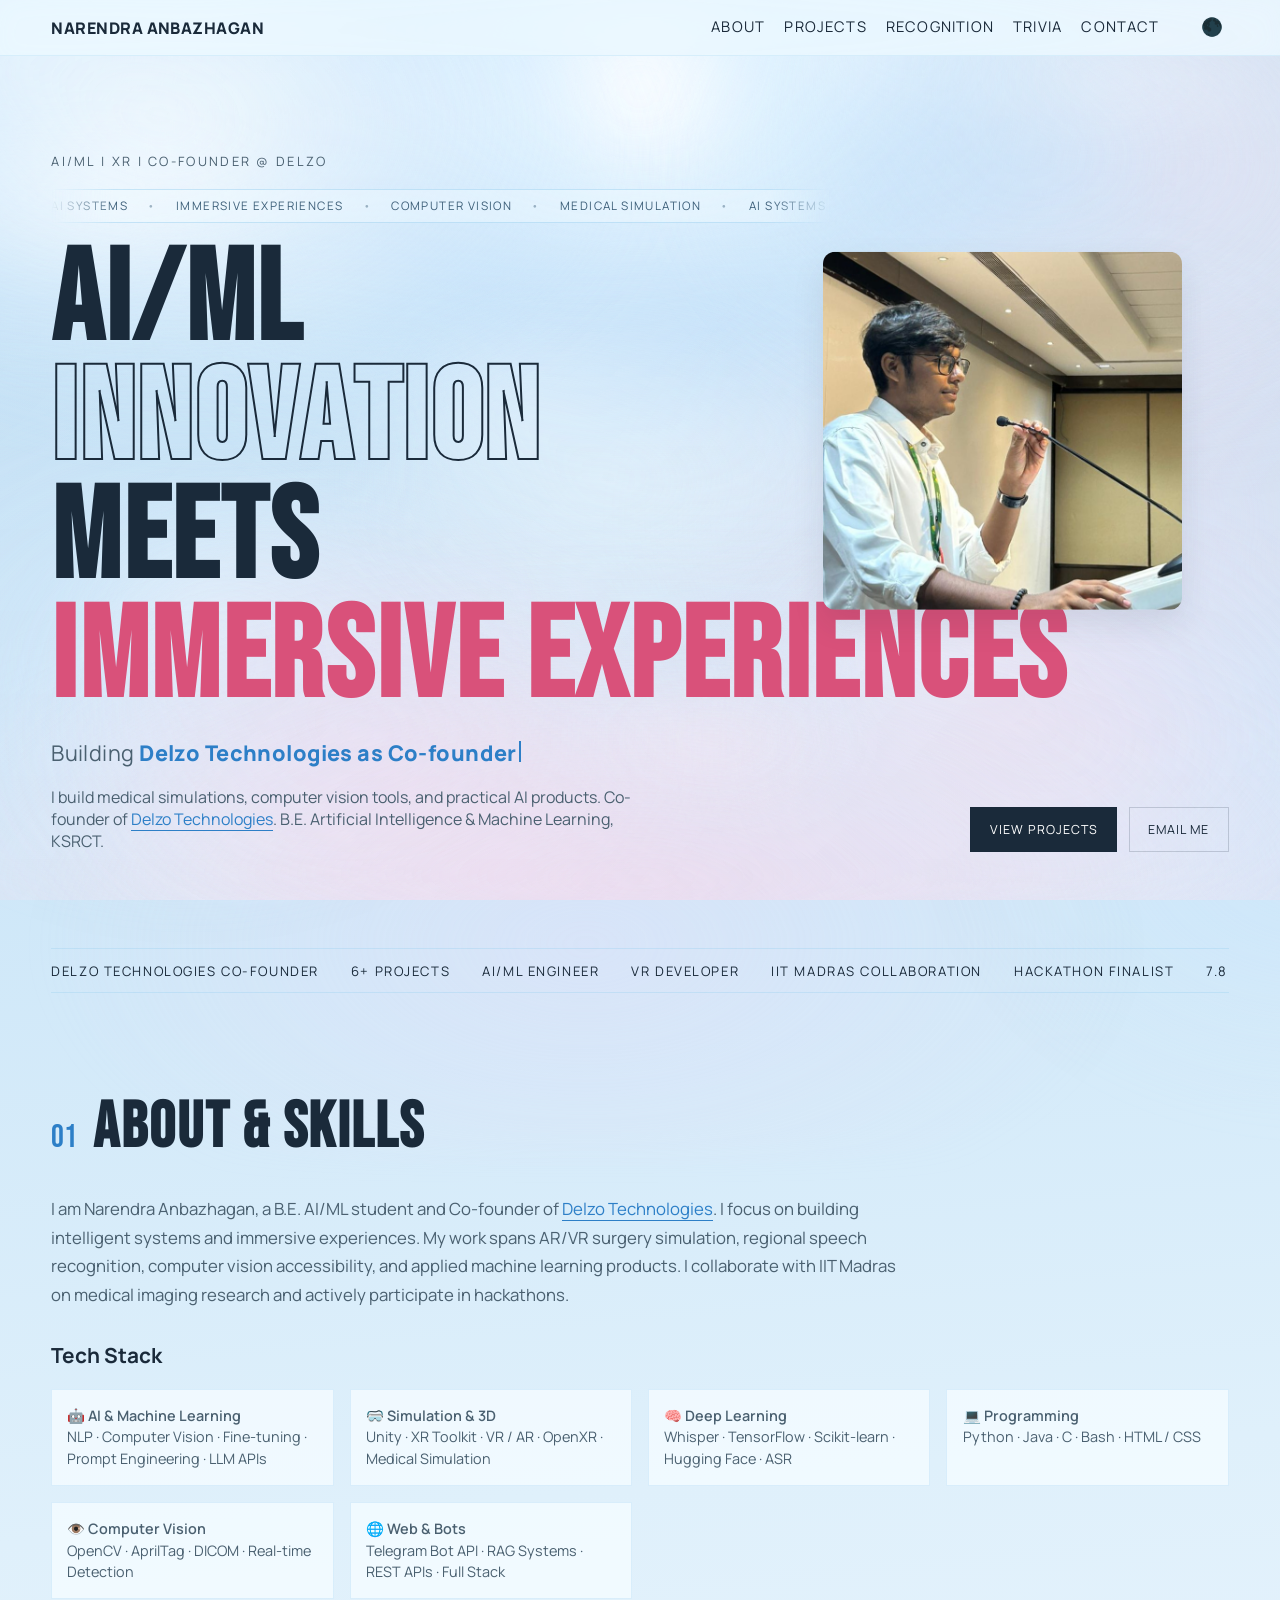
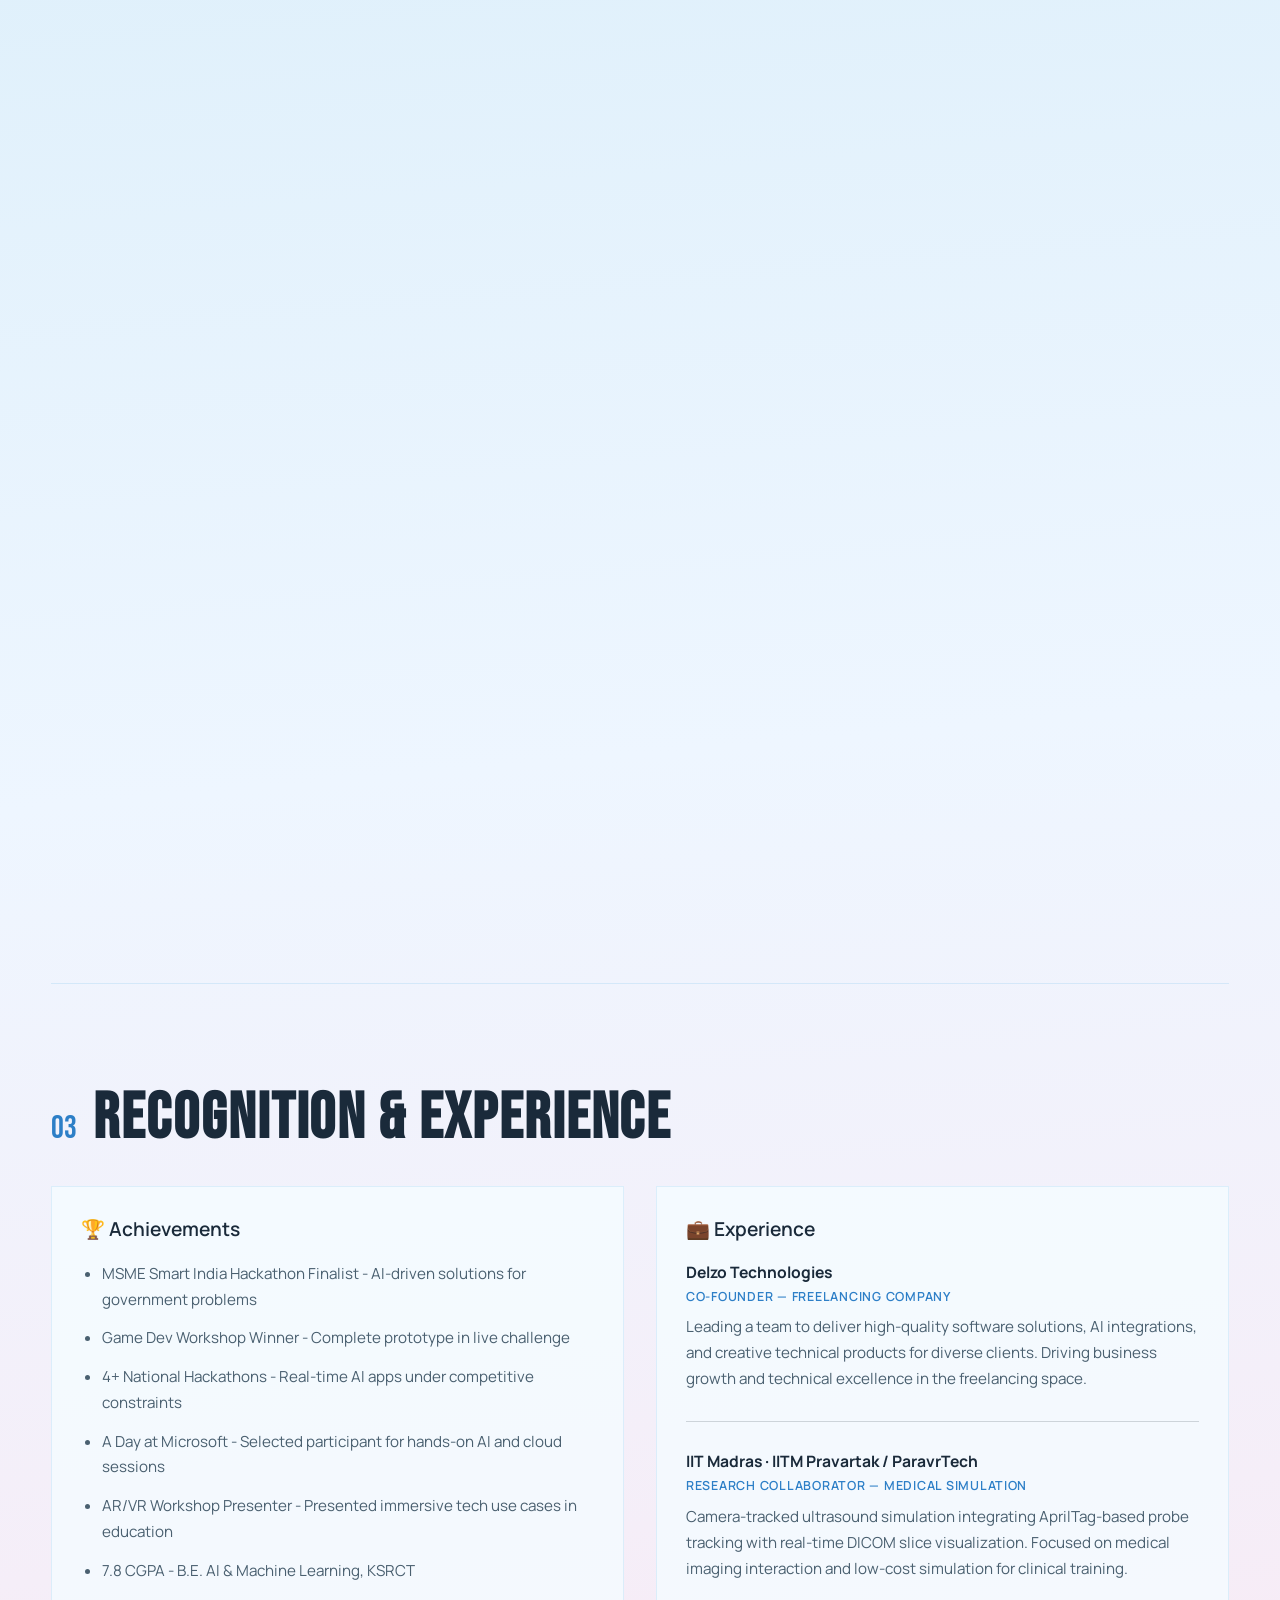
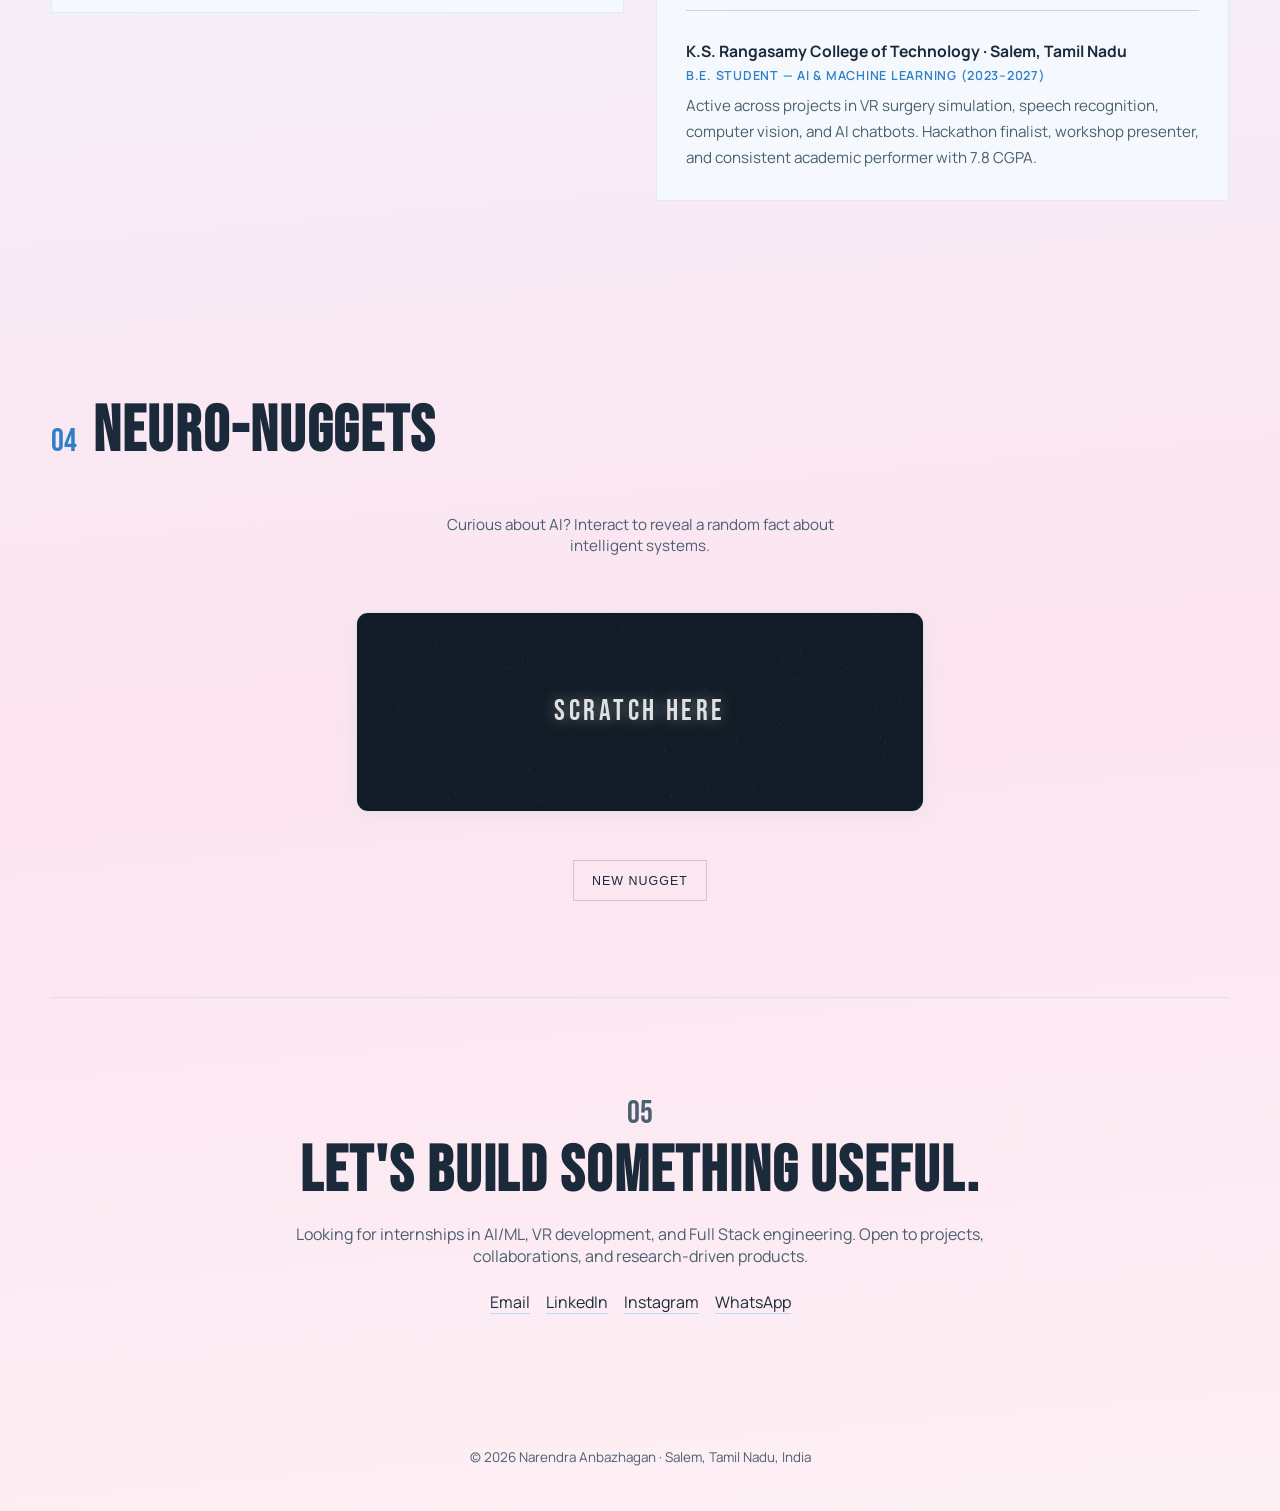
<file: index.html>
<!DOCTYPE html>
<html lang="en">

<head>
  <meta charset="UTF-8" />
  <meta name="viewport" content="width=device-width, initial-scale=1.0" />
  <title>Narendra Anbazhagan | AI/ML Engineer & VR Developer</title>
  <meta name="description"
    content="Portfolio of Narendra Anbazhagan - AI/ML Engineer, VR Developer, and Full Stack builder focused on intelligent and immersive systems." />
  <link rel="preconnect" href="https://fonts.googleapis.com" />
  <link rel="preconnect" href="https://fonts.gstatic.com" crossorigin />
  <link href="https://fonts.googleapis.com/css2?family=Bebas+Neue&family=Manrope:wght@400;500;600;700;800&display=swap"
    rel="stylesheet" />
  <link rel="stylesheet" href="css/styles.css" />
</head>

<body>
  <div id="glass-bg" aria-hidden="true">
    <div class="blob b1"></div>
    <div class="blob b2"></div>
    <div class="blob b3"></div>
    <div class="blob b4"></div>
    <div class="blob b5"></div>
  </div>
  <div class="noise" aria-hidden="true"></div>

  <header class="topbar">
    <a class="brand" href="#top">Narendra Anbazhagan</a>
    <nav class="nav">
      <a href="#about">About</a>
      <a href="projects.html">Projects</a>
      <a href="#recognition">Recognition</a>
      <a href="#trivia">Trivia</a>
      <a href="#contact">Contact</a>
      <button id="theme-toggle" aria-label="Toggle dark mode"
        style="background:none; border:none; color:var(--ink); font-size:1.1rem; cursor:pointer; margin-left:1rem;">🌑</button>
    </nav>
  </header>

  <main id="top">
    <section class="hero reveal">
      <p class="kicker">AI/ML | XR | CO-FOUNDER @ <a href="https://www.instagram.com/delzotech/" target="_blank"
          rel="noreferrer" style="text-decoration:none; color:inherit;">DELZO</a></p>
      <div class="hero-marquee" aria-hidden="true">
        <div class="hero-marquee-track">
          <span>AI SYSTEMS</span>
          <span>IMMERSIVE EXPERIENCES</span>
          <span>COMPUTER VISION</span>
          <span>MEDICAL SIMULATION</span>
          <span>AI SYSTEMS</span>
          <span>IMMERSIVE EXPERIENCES</span>
          <span>COMPUTER VISION</span>
          <span>MEDICAL SIMULATION</span>
        </div>
      </div>
      <h1>
        <span>AI/ML</span>
        <span class="stroke">INNOVATION</span>
        <span>MEETS</span>
        <span class="accent">IMMERSIVE EXPERIENCES</span>
      </h1>
      <p class="hero-dynamic">
        Building
        <span id="typewriter-text" class="typewriter-text"
          data-words='["Delzo Technologies as Co-founder", "VR Surgery Simulators", "Regional Speech AI", "Computer Vision Interfaces", "Research-Driven AI Products"]'>VR
          Surgery Simulators</span>
      </p>
      <div class="hero-meta">
        <p>
          I build medical simulations, computer vision tools, and practical AI products.
          Co-founder of <a href="https://www.instagram.com/delzotech/" target="_blank" rel="noreferrer"
            style="text-decoration:none; color:var(--accent-2); border-bottom:1px solid var(--accent-2);">Delzo
            Technologies</a>. B.E. Artificial Intelligence & Machine Learning, KSRCT.
        </p>
        <div class="cta-row">
          <a class="btn primary" href="#projects">View Projects</a>
          <a class="btn ghost" href="mailto:narendra.a2116@gmail.com">Email Me</a>
        </div>
      </div>
      <img src="assets/images/portfolio.jpeg" alt="Narendra Anbazhagan" class="hero-image" />
    </section>

    <section class="ticker" aria-label="Quick stats">
      <div class="ticker-track">
        <span>Delzo Technologies Co-founder</span>
        <span>6+ Projects</span>
        <span>AI/ML Engineer</span>
        <span>VR Developer</span>
        <span>IIT Madras Collaboration</span>
        <span>Hackathon Finalist</span>
        <span>7.8 CGPA</span>
        <span>Open to Internships</span>
        <span>Delzo Technologies Co-founder</span>
        <span>6+ Projects</span>
        <span>AI/ML Engineer</span>
        <span>VR Developer</span>
        <span>IIT Madras Collaboration</span>
        <span>Hackathon Finalist</span>
        <span>7.8 CGPA</span>
        <span>Open to Internships</span>
      </div>
    </section>

    <section id="about" class="about reveal">
      <div class="section-heading">
        <p class="index">01</p>
        <h2>About & Skills</h2>
      </div>
      <div class="about-content">
        <p class="about-bio">
          I am Narendra Anbazhagan, a B.E. AI/ML student and Co-founder of <a
            href="https://www.instagram.com/delzotech/" target="_blank" rel="noreferrer"
            style="text-decoration:none; color:var(--accent-2); border-bottom:1px solid var(--accent-2);">Delzo
            Technologies</a>.
          I focus on building intelligent systems and immersive experiences.
          My work spans AR/VR surgery simulation, regional speech recognition, computer
          vision accessibility, and applied machine learning products. I collaborate with
          IIT Madras on medical imaging research and actively participate in hackathons.
        </p>

        <div class="skills-section">
          <h3>Tech Stack</h3>
          <div class="skill-categories">
            <div class="skill-group">
              <p class="skill-label">🤖 AI & Machine Learning</p>
              <p>NLP · Computer Vision · Fine-tuning · Prompt Engineering · LLM APIs</p>
            </div>
            <div class="skill-group">
              <p class="skill-label">🥽 Simulation & 3D</p>
              <p>Unity · XR Toolkit · VR / AR · OpenXR · Medical Simulation</p>
            </div>
            <div class="skill-group">
              <p class="skill-label">🧠 Deep Learning</p>
              <p>Whisper · TensorFlow · Scikit-learn · Hugging Face · ASR</p>
            </div>
            <div class="skill-group">
              <p class="skill-label">💻 Programming</p>
              <p>Python · Java · C · Bash · HTML / CSS</p>
            </div>
            <div class="skill-group">
              <p class="skill-label">👁️ Computer Vision</p>
              <p>OpenCV · AprilTag · DICOM · Real-time Detection</p>
            </div>
            <div class="skill-group">
              <p class="skill-label">🌐 Web & Bots</p>
              <p>Telegram Bot API · RAG Systems · REST APIs · Full Stack</p>
            </div>
          </div>
        </div>
      </div>
    </section>

    <section id="projects" class="projects-preview reveal">
      <div class="section-heading">
        <p class="index">02</p>
        <h2>Featured Work</h2>
      </div>

      <div class="projects">
        <article class="project-card featured">
          <p class="tag">VR · Unity · Medical</p>
          <h3>Aegis XR - AR/VR Surgery Simulation</h3>
          <p>
            Lead Developer for a surgical simulation platform integrating real-time 3D physics and instrument haptics
            for clinical training.
          </p>
          <p class="tech">Unity · XR Toolkit · C#</p>
        </article>

        <article class="project-card featured">
          <p class="tag">Medical · CV</p>
          <h3>Camera-Guided Ultrasound Simulation</h3>
          <p>
            AprilTag-based probe tracking with real-time DICOM slice visualization, in collaboration with IIT Madras.
          </p>
          <p class="tech">OpenCV · IIT Madras · Python</p>
        </article>
      </div>

      <div class="project-cta-container">
        <a class="btn primary" href="projects.html"
          style="font-size: 1.1rem; padding: 1.2rem 3rem; margin-top: 2rem;">Explore All Projects &rarr;</a>
      </div>
    </section>

    <section id="recognition" class="recognition reveal">
      <div class="section-heading">
        <p class="index">03</p>
        <h2>Recognition & Experience</h2>
      </div>

      <div class="recognition-grid">
        <div class="recognition-card">
          <h3>🏆 Achievements</h3>
          <ul>
            <li>MSME Smart India Hackathon Finalist - AI-driven solutions for government problems</li>
            <li>Game Dev Workshop Winner - Complete prototype in live challenge</li>
            <li>4+ National Hackathons - Real-time AI apps under competitive constraints</li>
            <li>A Day at Microsoft - Selected participant for hands-on AI and cloud sessions</li>
            <li>AR/VR Workshop Presenter - Presented immersive tech use cases in education</li>
            <li>7.8 CGPA - B.E. AI & Machine Learning, KSRCT</li>
          </ul>
        </div>

        <div class="recognition-card">
          <h3>💼 Experience</h3>
          <div class="experience-item">
            <p class="exp-title"><a href="https://www.instagram.com/delzotech/" target="_blank" rel="noreferrer"
                style="text-decoration:none; color:inherit;">Delzo Technologies</a></p>
            <p class="exp-role">Co-founder — Freelancing Company</p>
            <p>
              Leading a team to deliver high-quality software solutions, AI integrations,
              and creative technical products for diverse clients. Driving business growth
              and technical excellence in the freelancing space.
            </p>
          </div>
          <div class="experience-item">
            <p class="exp-title">IIT Madras · IITM Pravartak / ParavrTech</p>
            <p class="exp-role">Research Collaborator — Medical Simulation</p>
            <p>
              Camera-tracked ultrasound simulation integrating AprilTag-based probe tracking
              with real-time DICOM slice visualization. Focused on medical imaging interaction
              and low-cost simulation for clinical training.
            </p>
          </div>
          <div class="experience-item">
            <p class="exp-title">K.S. Rangasamy College of Technology · Salem, Tamil Nadu</p>
            <p class="exp-role">B.E. Student — AI & Machine Learning (2023–2027)</p>
            <p>
              Active across projects in VR surgery simulation, speech recognition, computer
              vision, and AI chatbots. Hackathon finalist, workshop presenter, and consistent
              academic performer with 7.8 CGPA.
            </p>
          </div>
        </div>
      </div>
    </section>

    <section id="trivia" class="trivia reveal">
      <div class="section-heading">
        <p class="index">04</p>
        <h2>NEURO-NUGGETS</h2>
      </div>
      <div class="trivia-container">
        <p class="trivia-subtitle">Curious about AI? Interact to reveal a random fact about intelligent systems.</p>
        <div class="scratch-card" id="scratch-card">
          <div class="scratch-content" id="fact-content">
            <!-- Fact will be injected here -->
          </div>
          <div class="scratch-mask-container" id="scratch-mask-container">
            <canvas id="scratch-canvas"></canvas>
            <span class="scratch-text" id="scratch-text">SCRATCH HERE</span>
          </div>
        </div>
        <button id="refresh-fact" class="btn ghost">New Nugget</button>
      </div>
    </section>

    <section id="contact" class="contact reveal">
      <p class="index">05</p>
      <h2>Let's Build Something Useful.</h2>
      <p>
        Looking for internships in AI/ML, VR development, and Full Stack engineering.
        Open to projects, collaborations, and research-driven products.
      </p>
      <div class="contact-links">
        <a href="mailto:narendra.a2116@gmail.com">Email</a>
        <a href="https://www.linkedin.com/in/narendra-anbazhagan" target="_blank" rel="noreferrer">LinkedIn</a>
        <a href="https://www.instagram.com/naren.devv/" target="_blank" rel="noreferrer">Instagram</a>
        <a href="https://wa.me/918190095181" target="_blank" rel="noreferrer">WhatsApp</a>
      </div>
    </section>
  </main>

  <footer>
    <p>© 2026 Narendra Anbazhagan · Salem, Tamil Nadu, India</p>
  </footer>

  <script src="js/script.js"></script>
</body>

</html>
</file>
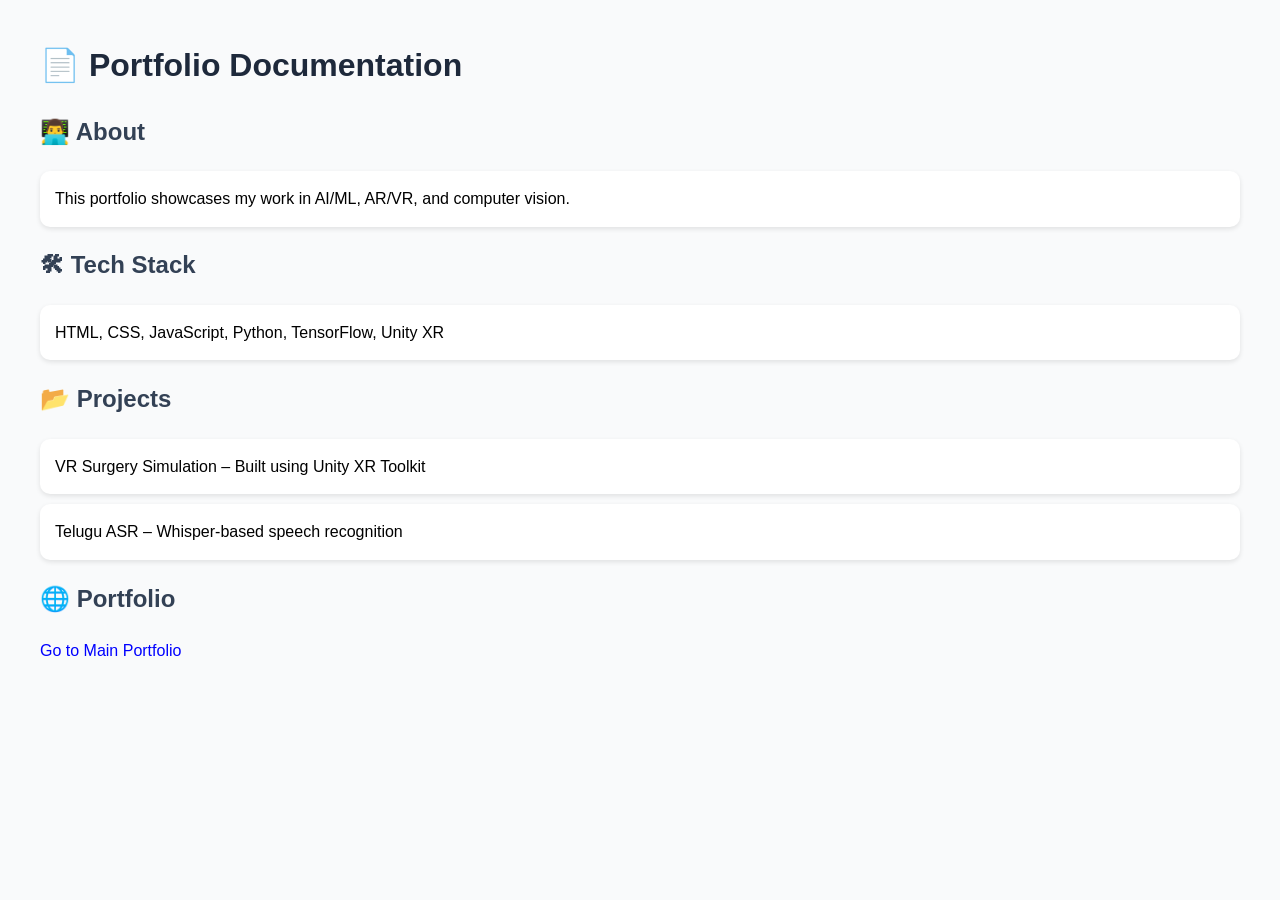
<file: docs/index.html>
<!DOCTYPE html>
<html>
<head>
  <title>Portfolio Documentation</title>
  <style>
    body {
      font-family: Arial;
      margin: 40px;
      line-height: 1.6;
      background: #f9fafb;
    }
    h1 { color: #1e293b; }
    h2 { color: #334155; }
    .box {
      background: white;
      padding: 15px;
      margin: 10px 0;
      border-radius: 10px;
      box-shadow: 0 2px 5px rgba(0,0,0,0.1);
    }
    a {
      color: blue;
      text-decoration: none;
    }
  </style>
</head>
<body>

  <h1>📄 Portfolio Documentation</h1>

  <h2>👨‍💻 About</h2>
  <div class="box">
    This portfolio showcases my work in AI/ML, AR/VR, and computer vision.
  </div>

  <h2>🛠 Tech Stack</h2>
  <div class="box">
    HTML, CSS, JavaScript, Python, TensorFlow, Unity XR
  </div>

  <h2>📂 Projects</h2>
  <div class="box">
    VR Surgery Simulation – Built using Unity XR Toolkit
  </div>

  <div class="box">
    Telugu ASR – Whisper-based speech recognition
  </div>

  <h2>🌐 Portfolio</h2>
  <a href="../index.html">Go to Main Portfolio</a>

</body>
</html>
</file>
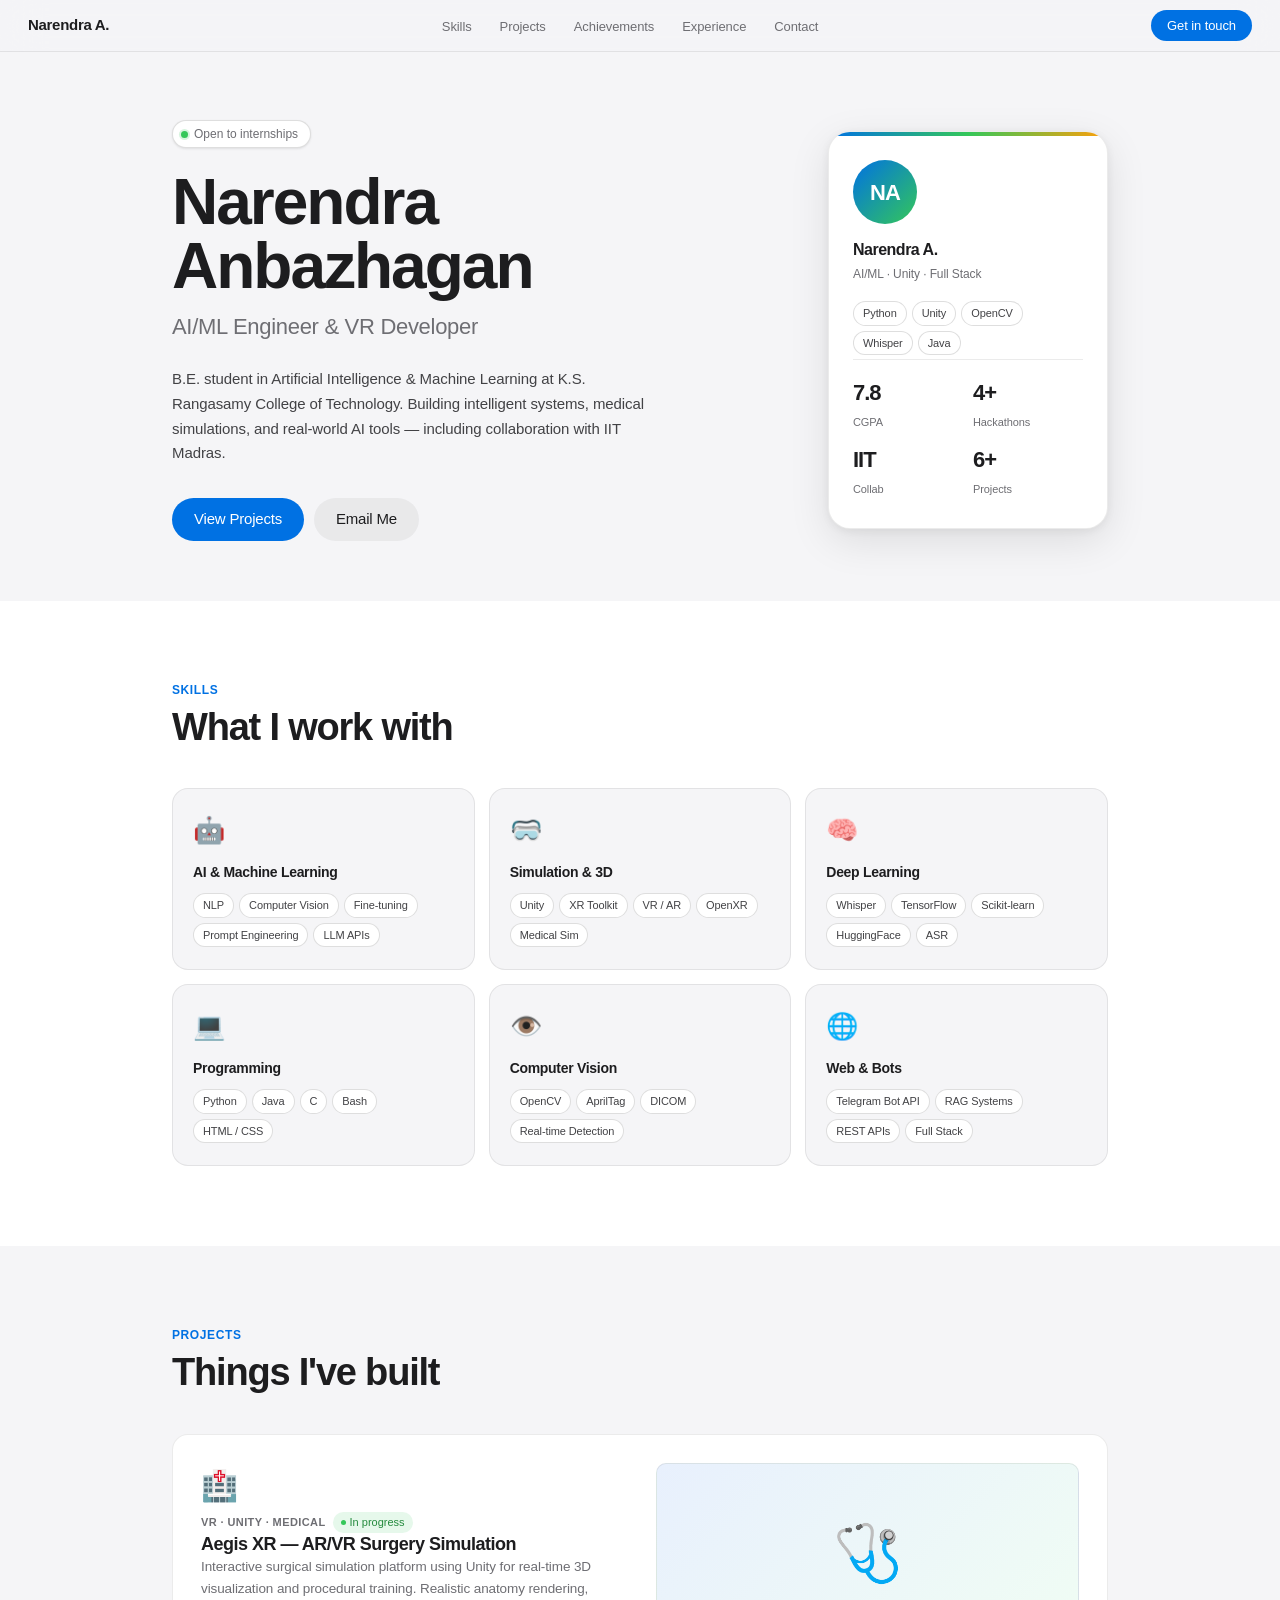
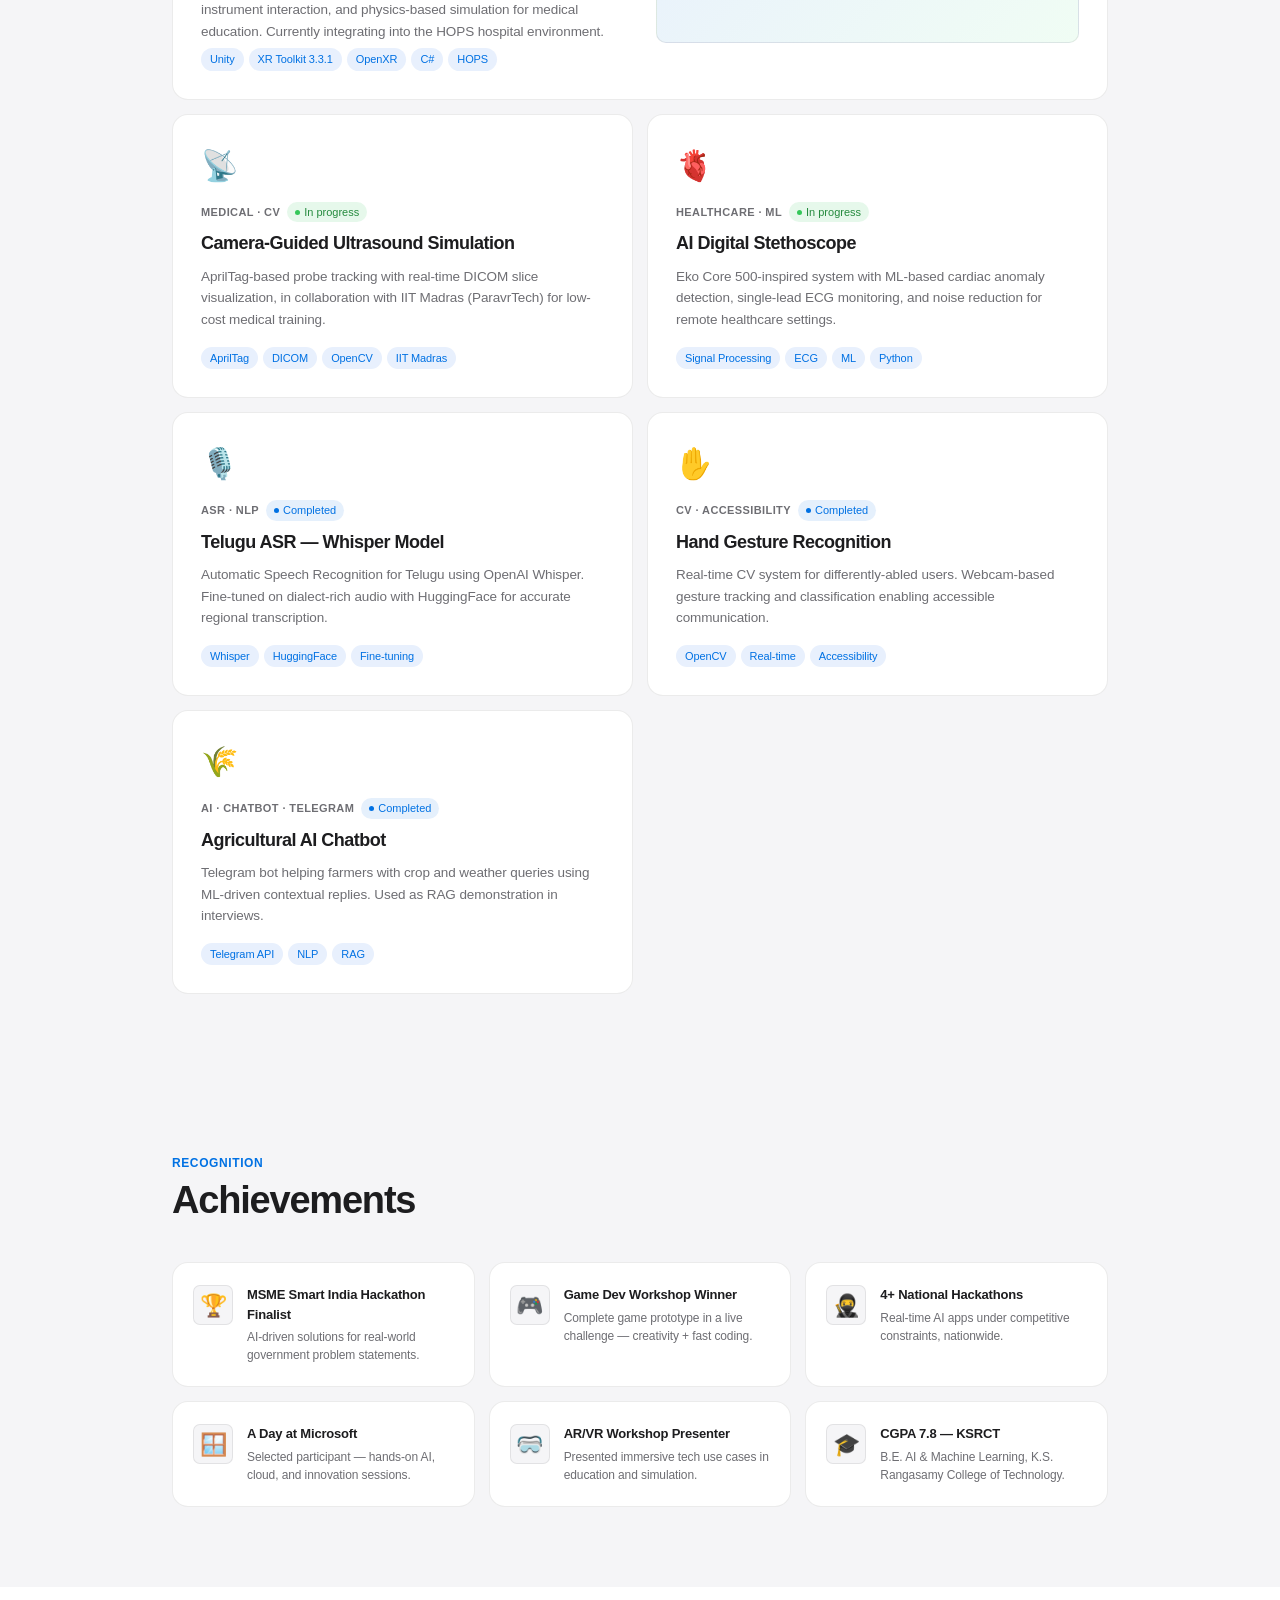
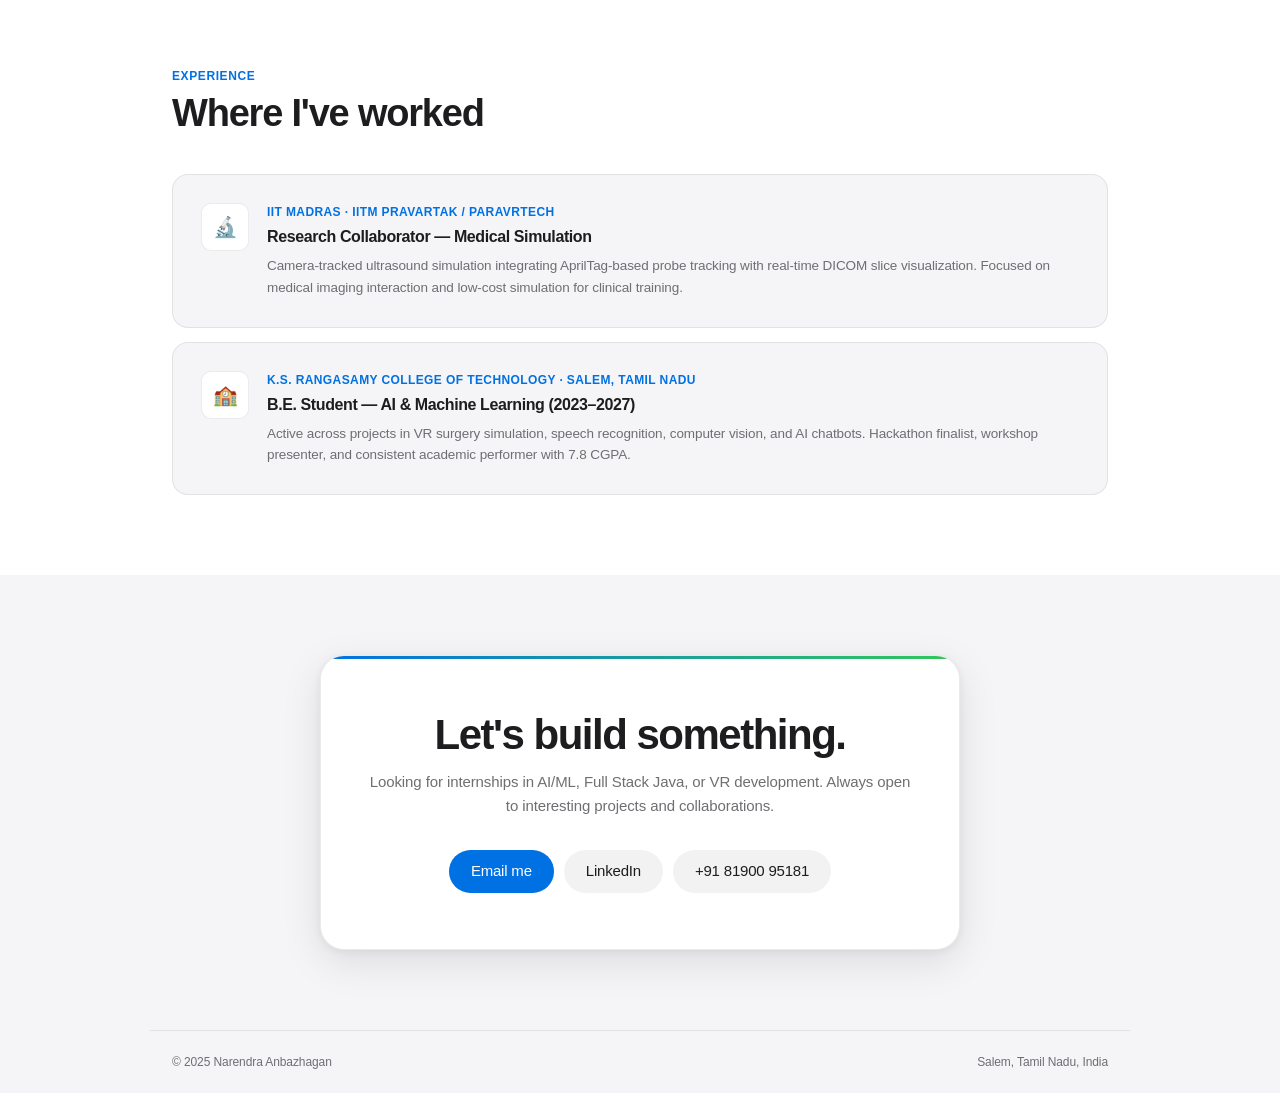
<file: Portfolio/index.html>
<!DOCTYPE html>
<html lang="en">
<head>
<meta charset="UTF-8">
<meta name="viewport" content="width=device-width, initial-scale=1.0">
<title>Narendra Anbazhagan</title>
<style>
* { box-sizing: border-box; margin: 0; padding: 0; }

:root {
  --bg: #f5f5f7;
  --bg2: #ffffff;
  --surface: rgba(255,255,255,0.72);
  --border: rgba(0,0,0,0.08);
  --border-strong: rgba(0,0,0,0.13);
  --text: #1d1d1f;
  --text2: #424245;
  --text3: #6e6e73;
  --accent: #0071e3;
  --accent-light: #e8f0fd;
  --accent-green: #34c759;
  --accent-orange: #ff9f0a;
  --shadow-sm: 0 1px 3px rgba(0,0,0,0.06), 0 1px 2px rgba(0,0,0,0.04);
  --shadow: 0 4px 16px rgba(0,0,0,0.08), 0 1px 4px rgba(0,0,0,0.04);
  --shadow-lg: 0 12px 40px rgba(0,0,0,0.10), 0 2px 8px rgba(0,0,0,0.06);
  --radius: 16px;
  --radius-sm: 10px;
  --radius-xs: 7px;
}

html { scroll-behavior: smooth; }

body {
  background: var(--bg);
  color: var(--text);
  font-family: -apple-system, BlinkMacSystemFont, "SF Pro Display", "SF Pro Text", "Helvetica Neue", sans-serif;
  -webkit-font-smoothing: antialiased;
  -moz-osx-font-smoothing: grayscale;
  line-height: 1.5;
}

/* NAV */
nav {
  position: fixed;
  top: 0; left: 0; right: 0;
  z-index: 200;
  height: 52px;
  display: flex;
  align-items: center;
  justify-content: space-between;
  padding: 0 28px;
  background: rgba(245,245,247,0.82);
  backdrop-filter: saturate(180%) blur(20px);
  -webkit-backdrop-filter: saturate(180%) blur(20px);
  border-bottom: 1px solid var(--border);
}

.nav-logo {
  font-size: 15px;
  font-weight: 600;
  color: var(--text);
  letter-spacing: -0.3px;
}

.nav-links {
  display: flex;
  gap: 28px;
  list-style: none;
}

.nav-links a {
  font-size: 13px;
  color: var(--text3);
  text-decoration: none;
  font-weight: 400;
  letter-spacing: -0.1px;
  transition: color 0.2s;
}

.nav-links a:hover { color: var(--accent); }

.nav-btn {
  font-size: 13px;
  font-weight: 500;
  padding: 6px 16px;
  background: var(--accent);
  color: #fff;
  border-radius: 980px;
  text-decoration: none;
  letter-spacing: -0.1px;
  transition: opacity 0.2s, transform 0.15s;
}

.nav-btn:hover { opacity: 0.85; transform: scale(0.98); }

.hamburger {
  display: none;
  flex-direction: column;
  gap: 4px;
  cursor: pointer;
  padding: 6px;
  border-radius: 6px;
}

.hamburger span {
  width: 18px; height: 1.5px;
  background: var(--text2);
  border-radius: 2px;
  display: block;
}

/* LAYOUT */
.page { max-width: 980px; margin: 0 auto; padding: 0 22px; }
section { padding: 80px 0; }

/* HERO */
#hero { padding-top: 120px; padding-bottom: 60px; }

.hero-layout {
  display: grid;
  grid-template-columns: 1fr auto;
  gap: 48px;
  align-items: center;
}

.hero-chip {
  display: inline-flex;
  align-items: center;
  gap: 6px;
  padding: 4px 12px 4px 8px;
  background: var(--bg2);
  border: 1px solid var(--border-strong);
  border-radius: 980px;
  font-size: 12px;
  color: var(--text3);
  margin-bottom: 22px;
  box-shadow: var(--shadow-sm);
}

.chip-dot {
  width: 7px; height: 7px;
  border-radius: 50%;
  background: var(--accent-green);
  box-shadow: 0 0 0 2px rgba(52,199,89,0.2);
  flex-shrink: 0;
}

.hero-name {
  font-size: clamp(40px, 5.5vw, 64px);
  font-weight: 700;
  letter-spacing: -2px;
  line-height: 1.0;
  color: var(--text);
  margin-bottom: 12px;
}

.hero-title {
  font-size: clamp(16px, 2vw, 22px);
  font-weight: 400;
  color: var(--text3);
  letter-spacing: -0.3px;
  margin-bottom: 24px;
}

.hero-desc {
  font-size: 15px;
  color: var(--text2);
  line-height: 1.65;
  max-width: 480px;
  margin-bottom: 32px;
  letter-spacing: -0.1px;
}

.hero-actions {
  display: flex;
  gap: 10px;
  flex-wrap: wrap;
}

.btn {
  display: inline-flex;
  align-items: center;
  gap: 6px;
  padding: 10px 22px;
  border-radius: 980px;
  font-size: 15px;
  font-weight: 500;
  text-decoration: none;
  letter-spacing: -0.2px;
  transition: all 0.2s;
  cursor: pointer;
  border: none;
}

.btn-blue { background: var(--accent); color: #fff; }
.btn-blue:hover { background: #0064cc; transform: scale(0.98); }
.btn-ghost { background: rgba(0,0,0,0.05); color: var(--text); }
.btn-ghost:hover { background: rgba(0,0,0,0.09); transform: scale(0.98); }

/* HERO CARD */
.hero-card {
  width: 280px;
  background: var(--bg2);
  border-radius: 22px;
  border: 1px solid var(--border);
  box-shadow: var(--shadow-lg);
  padding: 28px 24px;
  flex-shrink: 0;
  position: relative;
  overflow: hidden;
}

.hero-card::before {
  content: '';
  position: absolute;
  top: 0; left: 0; right: 0;
  height: 4px;
  background: linear-gradient(90deg, #0071e3, #34c759, #ff9f0a);
}

.avatar-ring {
  width: 64px; height: 64px;
  border-radius: 50%;
  background: linear-gradient(135deg, #0071e3, #34c759);
  display: flex;
  align-items: center;
  justify-content: center;
  font-size: 22px;
  font-weight: 700;
  color: #fff;
  margin-bottom: 14px;
  letter-spacing: -1px;
}

.card-name { font-size: 16px; font-weight: 600; letter-spacing: -0.5px; margin-bottom: 3px; }
.card-role { font-size: 12px; color: var(--text3); margin-bottom: 18px; letter-spacing: -0.1px; }

.card-stats {
  display: grid;
  grid-template-columns: 1fr 1fr;
  gap: 10px;
  padding-top: 16px;
  border-top: 1px solid var(--border);
}

.card-stat-val {
  font-size: 22px;
  font-weight: 700;
  letter-spacing: -1px;
  color: var(--text);
  display: block;
}

.card-stat-label { font-size: 11px; color: var(--text3); letter-spacing: -0.1px; }

/* SECTION HEADER */
.sec-label {
  font-size: 12px;
  font-weight: 600;
  text-transform: uppercase;
  letter-spacing: 0.6px;
  color: var(--accent);
  margin-bottom: 8px;
}

.sec-title {
  font-size: clamp(28px, 3.5vw, 38px);
  font-weight: 700;
  letter-spacing: -1.2px;
  color: var(--text);
  margin-bottom: 40px;
  line-height: 1.1;
}

/* SKILLS */
#skills { background: var(--bg2); }

.skills-bento {
  display: grid;
  grid-template-columns: repeat(3, 1fr);
  gap: 14px;
}

.skill-tile {
  background: var(--bg);
  border-radius: var(--radius);
  border: 1px solid var(--border);
  padding: 22px 20px;
  transition: box-shadow 0.25s, transform 0.25s;
}

.skill-tile:hover { box-shadow: var(--shadow); transform: translateY(-2px); }

.skill-emoji { font-size: 26px; margin-bottom: 12px; display: block; }

.skill-name {
  font-size: 14px;
  font-weight: 600;
  letter-spacing: -0.3px;
  color: var(--text);
  margin-bottom: 10px;
}

.skill-pills { display: flex; flex-wrap: wrap; gap: 5px; }

.pill {
  padding: 3px 9px;
  background: var(--bg2);
  border: 1px solid var(--border-strong);
  border-radius: 980px;
  font-size: 11px;
  color: var(--text2);
  letter-spacing: -0.1px;
}

/* PROJECTS */
.projects-grid {
  display: grid;
  grid-template-columns: repeat(2, 1fr);
  gap: 14px;
}

.proj-card {
  background: var(--bg2);
  border: 1px solid var(--border);
  border-radius: var(--radius);
  padding: 28px;
  display: flex;
  flex-direction: column;
  gap: 10px;
  transition: box-shadow 0.25s, transform 0.25s;
  position: relative;
  overflow: hidden;
}

.proj-card:hover { box-shadow: var(--shadow); transform: translateY(-3px); }
.proj-card.wide { grid-column: span 2; }

.proj-icon { font-size: 30px; margin-bottom: 4px; display: block; }

.proj-tag-row {
  display: flex;
  align-items: center;
  gap: 7px;
  flex-wrap: wrap;
}

.proj-category {
  font-size: 11px;
  font-weight: 600;
  text-transform: uppercase;
  letter-spacing: 0.4px;
  color: var(--text3);
}

.status-badge {
  display: inline-flex;
  align-items: center;
  gap: 4px;
  padding: 2px 8px;
  border-radius: 980px;
  font-size: 11px;
  font-weight: 500;
}

.status-live { background: rgba(52,199,89,0.12); color: #248a3d; }
.status-done { background: rgba(0,113,227,0.10); color: var(--accent); }
.status-badge .dot { width: 5px; height: 5px; border-radius: 50%; }
.status-live .dot { background: var(--accent-green); }
.status-done .dot { background: var(--accent); }

.proj-name {
  font-size: 18px;
  font-weight: 600;
  letter-spacing: -0.5px;
  color: var(--text);
  line-height: 1.3;
}

.proj-desc {
  font-size: 13.5px;
  color: var(--text3);
  line-height: 1.6;
  letter-spacing: -0.1px;
  flex: 1;
}

.proj-stack { display: flex; flex-wrap: wrap; gap: 5px; margin-top: 6px; }

.proj-pill {
  padding: 3px 9px;
  background: var(--accent-light);
  color: var(--accent);
  border-radius: 980px;
  font-size: 11px;
  font-weight: 500;
  letter-spacing: -0.1px;
}

.wide-inner {
  display: grid;
  grid-template-columns: 1fr 1fr;
  gap: 32px;
  align-items: start;
}

.wide-visual {
  background: linear-gradient(135deg, #e8f0fd 0%, #f0fdf4 100%);
  border-radius: var(--radius-sm);
  height: 180px;
  display: flex;
  align-items: center;
  justify-content: center;
  font-size: 56px;
  border: 1px solid var(--border);
}

/* ACHIEVEMENTS */
#achievements { background: var(--bg); }

.ach-grid {
  display: grid;
  grid-template-columns: repeat(3, 1fr);
  gap: 14px;
}

.ach-card {
  background: var(--bg2);
  border: 1px solid var(--border);
  border-radius: var(--radius);
  padding: 22px 20px;
  display: flex;
  gap: 14px;
  align-items: flex-start;
  transition: box-shadow 0.2s, transform 0.2s;
}

.ach-card:hover { box-shadow: var(--shadow); transform: translateY(-2px); }

.ach-icon {
  font-size: 22px;
  flex-shrink: 0;
  width: 40px; height: 40px;
  background: var(--bg);
  border-radius: var(--radius-xs);
  display: flex;
  align-items: center;
  justify-content: center;
  border: 1px solid var(--border);
}

.ach-title { font-size: 13px; font-weight: 600; letter-spacing: -0.2px; color: var(--text); margin-bottom: 4px; }
.ach-sub { font-size: 12px; color: var(--text3); line-height: 1.5; letter-spacing: -0.1px; }

/* EXPERIENCE */
#experience { background: var(--bg2); }

.exp-stack { display: flex; flex-direction: column; gap: 14px; }

.exp-card {
  background: var(--bg);
  border: 1px solid var(--border);
  border-radius: var(--radius);
  padding: 28px;
  display: grid;
  grid-template-columns: auto 1fr;
  gap: 18px;
  align-items: start;
  transition: box-shadow 0.2s;
}

.exp-card:hover { box-shadow: var(--shadow); }

.exp-logo {
  width: 48px; height: 48px;
  border-radius: var(--radius-sm);
  display: flex;
  align-items: center;
  justify-content: center;
  font-size: 20px;
  flex-shrink: 0;
  border: 1px solid var(--border);
  background: var(--bg2);
}

.exp-org { font-size: 12px; font-weight: 600; text-transform: uppercase; letter-spacing: 0.4px; color: var(--accent); margin-bottom: 4px; }
.exp-role { font-size: 16px; font-weight: 600; letter-spacing: -0.4px; margin-bottom: 6px; }
.exp-desc { font-size: 13.5px; color: var(--text3); line-height: 1.6; letter-spacing: -0.1px; }

/* CONTACT */
#contact { background: var(--bg); }

.contact-box {
  background: var(--bg2);
  border: 1px solid var(--border);
  border-radius: 24px;
  padding: 56px 48px;
  text-align: center;
  box-shadow: var(--shadow-lg);
  max-width: 640px;
  margin: 0 auto;
  position: relative;
  overflow: hidden;
}

.contact-box::before {
  content: '';
  position: absolute;
  top: 0; left: 0; right: 0;
  height: 3px;
  background: linear-gradient(90deg, var(--accent), var(--accent-green));
}

.contact-big {
  font-size: clamp(28px, 4vw, 42px);
  font-weight: 700;
  letter-spacing: -1.5px;
  color: var(--text);
  margin-bottom: 12px;
  line-height: 1.1;
}

.contact-sub {
  font-size: 15px;
  color: var(--text3);
  margin-bottom: 32px;
  line-height: 1.6;
  letter-spacing: -0.1px;
}

.contact-btns { display: flex; justify-content: center; gap: 10px; flex-wrap: wrap; }

/* FOOTER */
footer {
  border-top: 1px solid var(--border);
  padding: 22px 22px;
  max-width: 980px;
  margin: 0 auto;
  display: flex;
  justify-content: space-between;
  align-items: center;
  font-size: 12px;
  color: var(--text3);
  letter-spacing: -0.1px;
}

/* REVEAL */
.reveal {
  opacity: 0;
  transform: translateY(18px);
  transition: opacity 0.5s ease, transform 0.5s ease;
}

.reveal.on { opacity: 1; transform: translateY(0); }

/* RESPONSIVE */
@media (max-width: 860px) {
  .hero-layout { grid-template-columns: 1fr; }
  .hero-card { width: 100%; max-width: 340px; }
  .skills-bento { grid-template-columns: repeat(2, 1fr); }
  .projects-grid { grid-template-columns: 1fr; }
  .proj-card.wide { grid-column: span 1; }
  .wide-inner { grid-template-columns: 1fr; }
  .wide-visual { display: none; }
  .ach-grid { grid-template-columns: repeat(2, 1fr); }
}

@media (max-width: 580px) {
  nav { padding: 0 16px; }
  .nav-links, .nav-btn { display: none; }
  .hamburger { display: flex; }
  .page { padding: 0 16px; }
  section { padding: 56px 0; }
  .skills-bento { grid-template-columns: 1fr; }
  .ach-grid { grid-template-columns: 1fr; }
  .contact-box { padding: 36px 24px; }
  footer { flex-direction: column; gap: 6px; text-align: center; }
  #hero { padding-top: 92px; }
}
</style>
</head>
<body>

<nav>
  <div class="nav-logo">Narendra A.</div>
  <ul class="nav-links">
    <li><a href="#skills">Skills</a></li>
    <li><a href="#projects">Projects</a></li>
    <li><a href="#achievements">Achievements</a></li>
    <li><a href="#experience">Experience</a></li>
    <li><a href="#contact">Contact</a></li>
  </ul>
  <a href="mailto:narendra.a2116@gmail.com" class="nav-btn">Get in touch</a>
  <div class="hamburger"><span></span><span></span><span></span></div>
</nav>

<!-- HERO -->
<section id="hero">
  <div class="page">
    <div class="hero-layout">
      <div>
        <div class="hero-chip">
          <div class="chip-dot"></div>
          Open to internships
        </div>
        <h1 class="hero-name">Narendra<br>Anbazhagan</h1>
        <p class="hero-title">AI/ML Engineer &amp; VR Developer</p>
        <p class="hero-desc">B.E. student in Artificial Intelligence &amp; Machine Learning at K.S. Rangasamy College of Technology. Building intelligent systems, medical simulations, and real-world AI tools — including collaboration with IIT Madras.</p>
        <div class="hero-actions">
          <a href="#projects" class="btn btn-blue">View Projects</a>
          <a href="mailto:narendra.a2116@gmail.com" class="btn btn-ghost">Email Me</a>
        </div>
      </div>

      <div class="hero-card">
        <div class="avatar-ring">NA</div>
        <div class="card-name">Narendra A.</div>
        <div class="card-role">AI/ML · Unity · Full Stack</div>
        <div style="display:flex;flex-wrap:wrap;gap:5px;margin-bottom:4px;">
          <span class="pill">Python</span>
          <span class="pill">Unity</span>
          <span class="pill">OpenCV</span>
          <span class="pill">Whisper</span>
          <span class="pill">Java</span>
        </div>
        <div class="card-stats">
          <div><span class="card-stat-val">7.8</span><span class="card-stat-label">CGPA</span></div>
          <div><span class="card-stat-val">4+</span><span class="card-stat-label">Hackathons</span></div>
          <div><span class="card-stat-val">IIT</span><span class="card-stat-label">Collab</span></div>
          <div><span class="card-stat-val">6+</span><span class="card-stat-label">Projects</span></div>
        </div>
      </div>
    </div>
  </div>
</section>

<!-- SKILLS -->
<section id="skills">
  <div class="page">
    <div class="sec-label reveal">Skills</div>
    <div class="sec-title reveal">What I work with</div>
    <div class="skills-bento">
      <div class="skill-tile reveal">
        <span class="skill-emoji">🤖</span>
        <div class="skill-name">AI & Machine Learning</div>
        <div class="skill-pills">
          <span class="pill">NLP</span><span class="pill">Computer Vision</span><span class="pill">Fine-tuning</span><span class="pill">Prompt Engineering</span><span class="pill">LLM APIs</span>
        </div>
      </div>
      <div class="skill-tile reveal">
        <span class="skill-emoji">🥽</span>
        <div class="skill-name">Simulation & 3D</div>
        <div class="skill-pills">
          <span class="pill">Unity</span><span class="pill">XR Toolkit</span><span class="pill">VR / AR</span><span class="pill">OpenXR</span><span class="pill">Medical Sim</span>
        </div>
      </div>
      <div class="skill-tile reveal">
        <span class="skill-emoji">🧠</span>
        <div class="skill-name">Deep Learning</div>
        <div class="skill-pills">
          <span class="pill">Whisper</span><span class="pill">TensorFlow</span><span class="pill">Scikit-learn</span><span class="pill">HuggingFace</span><span class="pill">ASR</span>
        </div>
      </div>
      <div class="skill-tile reveal">
        <span class="skill-emoji">💻</span>
        <div class="skill-name">Programming</div>
        <div class="skill-pills">
          <span class="pill">Python</span><span class="pill">Java</span><span class="pill">C</span><span class="pill">Bash</span><span class="pill">HTML / CSS</span>
        </div>
      </div>
      <div class="skill-tile reveal">
        <span class="skill-emoji">👁️</span>
        <div class="skill-name">Computer Vision</div>
        <div class="skill-pills">
          <span class="pill">OpenCV</span><span class="pill">AprilTag</span><span class="pill">DICOM</span><span class="pill">Real-time Detection</span>
        </div>
      </div>
      <div class="skill-tile reveal">
        <span class="skill-emoji">🌐</span>
        <div class="skill-name">Web & Bots</div>
        <div class="skill-pills">
          <span class="pill">Telegram Bot API</span><span class="pill">RAG Systems</span><span class="pill">REST APIs</span><span class="pill">Full Stack</span>
        </div>
      </div>
    </div>
  </div>
</section>

<!-- PROJECTS -->
<section id="projects">
  <div class="page">
    <div class="sec-label reveal">Projects</div>
    <div class="sec-title reveal">Things I've built</div>
    <div class="projects-grid">
      <div class="proj-card wide reveal">
        <div class="wide-inner">
          <div>
            <span class="proj-icon">🏥</span>
            <div class="proj-tag-row">
              <span class="proj-category">VR · Unity · Medical</span>
              <span class="status-badge status-live"><span class="dot"></span> In progress</span>
            </div>
            <div class="proj-name">Aegis XR — AR/VR Surgery Simulation</div>
            <p class="proj-desc">Interactive surgical simulation platform using Unity for real-time 3D visualization and procedural training. Realistic anatomy rendering, instrument interaction, and physics-based simulation for medical education. Currently integrating into the HOPS hospital environment.</p>
            <div class="proj-stack">
              <span class="proj-pill">Unity</span><span class="proj-pill">XR Toolkit 3.3.1</span><span class="proj-pill">OpenXR</span><span class="proj-pill">C#</span><span class="proj-pill">HOPS</span>
            </div>
          </div>
          <div class="wide-visual">🩺</div>
        </div>
      </div>

      <div class="proj-card reveal">
        <span class="proj-icon">📡</span>
        <div class="proj-tag-row">
          <span class="proj-category">Medical · CV</span>
          <span class="status-badge status-live"><span class="dot"></span> In progress</span>
        </div>
        <div class="proj-name">Camera-Guided Ultrasound Simulation</div>
        <p class="proj-desc">AprilTag-based probe tracking with real-time DICOM slice visualization, in collaboration with IIT Madras (ParavrTech) for low-cost medical training.</p>
        <div class="proj-stack">
          <span class="proj-pill">AprilTag</span><span class="proj-pill">DICOM</span><span class="proj-pill">OpenCV</span><span class="proj-pill">IIT Madras</span>
        </div>
      </div>

      <div class="proj-card reveal">
        <span class="proj-icon">🫀</span>
        <div class="proj-tag-row">
          <span class="proj-category">Healthcare · ML</span>
          <span class="status-badge status-live"><span class="dot"></span> In progress</span>
        </div>
        <div class="proj-name">AI Digital Stethoscope</div>
        <p class="proj-desc">Eko Core 500-inspired system with ML-based cardiac anomaly detection, single-lead ECG monitoring, and noise reduction for remote healthcare settings.</p>
        <div class="proj-stack">
          <span class="proj-pill">Signal Processing</span><span class="proj-pill">ECG</span><span class="proj-pill">ML</span><span class="proj-pill">Python</span>
        </div>
      </div>

      <div class="proj-card reveal">
        <span class="proj-icon">🎙️</span>
        <div class="proj-tag-row">
          <span class="proj-category">ASR · NLP</span>
          <span class="status-badge status-done"><span class="dot"></span> Completed</span>
        </div>
        <div class="proj-name">Telugu ASR — Whisper Model</div>
        <p class="proj-desc">Automatic Speech Recognition for Telugu using OpenAI Whisper. Fine-tuned on dialect-rich audio with HuggingFace for accurate regional transcription.</p>
        <div class="proj-stack">
          <span class="proj-pill">Whisper</span><span class="proj-pill">HuggingFace</span><span class="proj-pill">Fine-tuning</span>
        </div>
      </div>

      <div class="proj-card reveal">
        <span class="proj-icon">✋</span>
        <div class="proj-tag-row">
          <span class="proj-category">CV · Accessibility</span>
          <span class="status-badge status-done"><span class="dot"></span> Completed</span>
        </div>
        <div class="proj-name">Hand Gesture Recognition</div>
        <p class="proj-desc">Real-time CV system for differently-abled users. Webcam-based gesture tracking and classification enabling accessible communication.</p>
        <div class="proj-stack">
          <span class="proj-pill">OpenCV</span><span class="proj-pill">Real-time</span><span class="proj-pill">Accessibility</span>
        </div>
      </div>

      <div class="proj-card reveal">
        <span class="proj-icon">🌾</span>
        <div class="proj-tag-row">
          <span class="proj-category">AI · Chatbot · Telegram</span>
          <span class="status-badge status-done"><span class="dot"></span> Completed</span>
        </div>
        <div class="proj-name">Agricultural AI Chatbot</div>
        <p class="proj-desc">Telegram bot helping farmers with crop and weather queries using ML-driven contextual replies. Used as RAG demonstration in interviews.</p>
        <div class="proj-stack">
          <span class="proj-pill">Telegram API</span><span class="proj-pill">NLP</span><span class="proj-pill">RAG</span>
        </div>
      </div>
    </div>
  </div>
</section>

<!-- ACHIEVEMENTS -->
<section id="achievements">
  <div class="page">
    <div class="sec-label reveal">Recognition</div>
    <div class="sec-title reveal">Achievements</div>
    <div class="ach-grid">
      <div class="ach-card reveal">
        <div class="ach-icon">🏆</div>
        <div>
          <div class="ach-title">MSME Smart India Hackathon Finalist</div>
          <div class="ach-sub">AI-driven solutions for real-world government problem statements.</div>
        </div>
      </div>
      <div class="ach-card reveal">
        <div class="ach-icon">🎮</div>
        <div>
          <div class="ach-title">Game Dev Workshop Winner</div>
          <div class="ach-sub">Complete game prototype in a live challenge — creativity + fast coding.</div>
        </div>
      </div>
      <div class="ach-card reveal">
        <div class="ach-icon">🥷</div>
        <div>
          <div class="ach-title">4+ National Hackathons</div>
          <div class="ach-sub">Real-time AI apps under competitive constraints, nationwide.</div>
        </div>
      </div>
      <div class="ach-card reveal">
        <div class="ach-icon">🪟</div>
        <div>
          <div class="ach-title">A Day at Microsoft</div>
          <div class="ach-sub">Selected participant — hands-on AI, cloud, and innovation sessions.</div>
        </div>
      </div>
      <div class="ach-card reveal">
        <div class="ach-icon">🥽</div>
        <div>
          <div class="ach-title">AR/VR Workshop Presenter</div>
          <div class="ach-sub">Presented immersive tech use cases in education and simulation.</div>
        </div>
      </div>
      <div class="ach-card reveal">
        <div class="ach-icon">🎓</div>
        <div>
          <div class="ach-title">CGPA 7.8 — KSRCT</div>
          <div class="ach-sub">B.E. AI & Machine Learning, K.S. Rangasamy College of Technology.</div>
        </div>
      </div>
    </div>
  </div>
</section>

<!-- EXPERIENCE -->
<section id="experience">
  <div class="page">
    <div class="sec-label reveal">Experience</div>
    <div class="sec-title reveal">Where I've worked</div>
    <div class="exp-stack">
      <div class="exp-card reveal">
        <div class="exp-logo">🔬</div>
        <div>
          <div class="exp-org">IIT Madras · IITM Pravartak / ParavrTech</div>
          <div class="exp-role">Research Collaborator — Medical Simulation</div>
          <p class="exp-desc">Camera-tracked ultrasound simulation integrating AprilTag-based probe tracking with real-time DICOM slice visualization. Focused on medical imaging interaction and low-cost simulation for clinical training.</p>
        </div>
      </div>
      <div class="exp-card reveal">
        <div class="exp-logo">🏫</div>
        <div>
          <div class="exp-org">K.S. Rangasamy College of Technology · Salem, Tamil Nadu</div>
          <div class="exp-role">B.E. Student — AI & Machine Learning (2023–2027)</div>
          <p class="exp-desc">Active across projects in VR surgery simulation, speech recognition, computer vision, and AI chatbots. Hackathon finalist, workshop presenter, and consistent academic performer with 7.8 CGPA.</p>
        </div>
      </div>
    </div>
  </div>
</section>

<!-- CONTACT -->
<section id="contact">
  <div class="page">
    <div class="contact-box reveal">
      <p class="contact-big">Let's build something.</p>
      <p class="contact-sub">Looking for internships in AI/ML, Full Stack Java, or VR development. Always open to interesting projects and collaborations.</p>
      <div class="contact-btns">
        <a href="mailto:narendra.a2116@gmail.com" class="btn btn-blue">Email me</a>
        <a href="https://www.linkedin.com/in/narendra-anbazhagan" target="_blank" class="btn btn-ghost">LinkedIn</a>
        <a href="tel:+918190095181" class="btn btn-ghost">+91 81900 95181</a>
      </div>
    </div>
  </div>
</section>

<footer>
  <span>© 2025 Narendra Anbazhagan</span>
  <span>Salem, Tamil Nadu, India</span>
</footer>

<script>
const els = document.querySelectorAll('.reveal');
const io = new IntersectionObserver(entries => {
  entries.forEach(e => {
    if (e.isIntersecting) {
      const siblings = Array.from(e.target.parentElement.children).filter(c => c.classList.contains('reveal'));
      const i = siblings.indexOf(e.target);
      setTimeout(() => e.target.classList.add('on'), i * 60);
      io.unobserve(e.target);
    }
  });
}, { threshold: 0.1 });
els.forEach(el => io.observe(el));
</script>
</body>
</html>
</file>
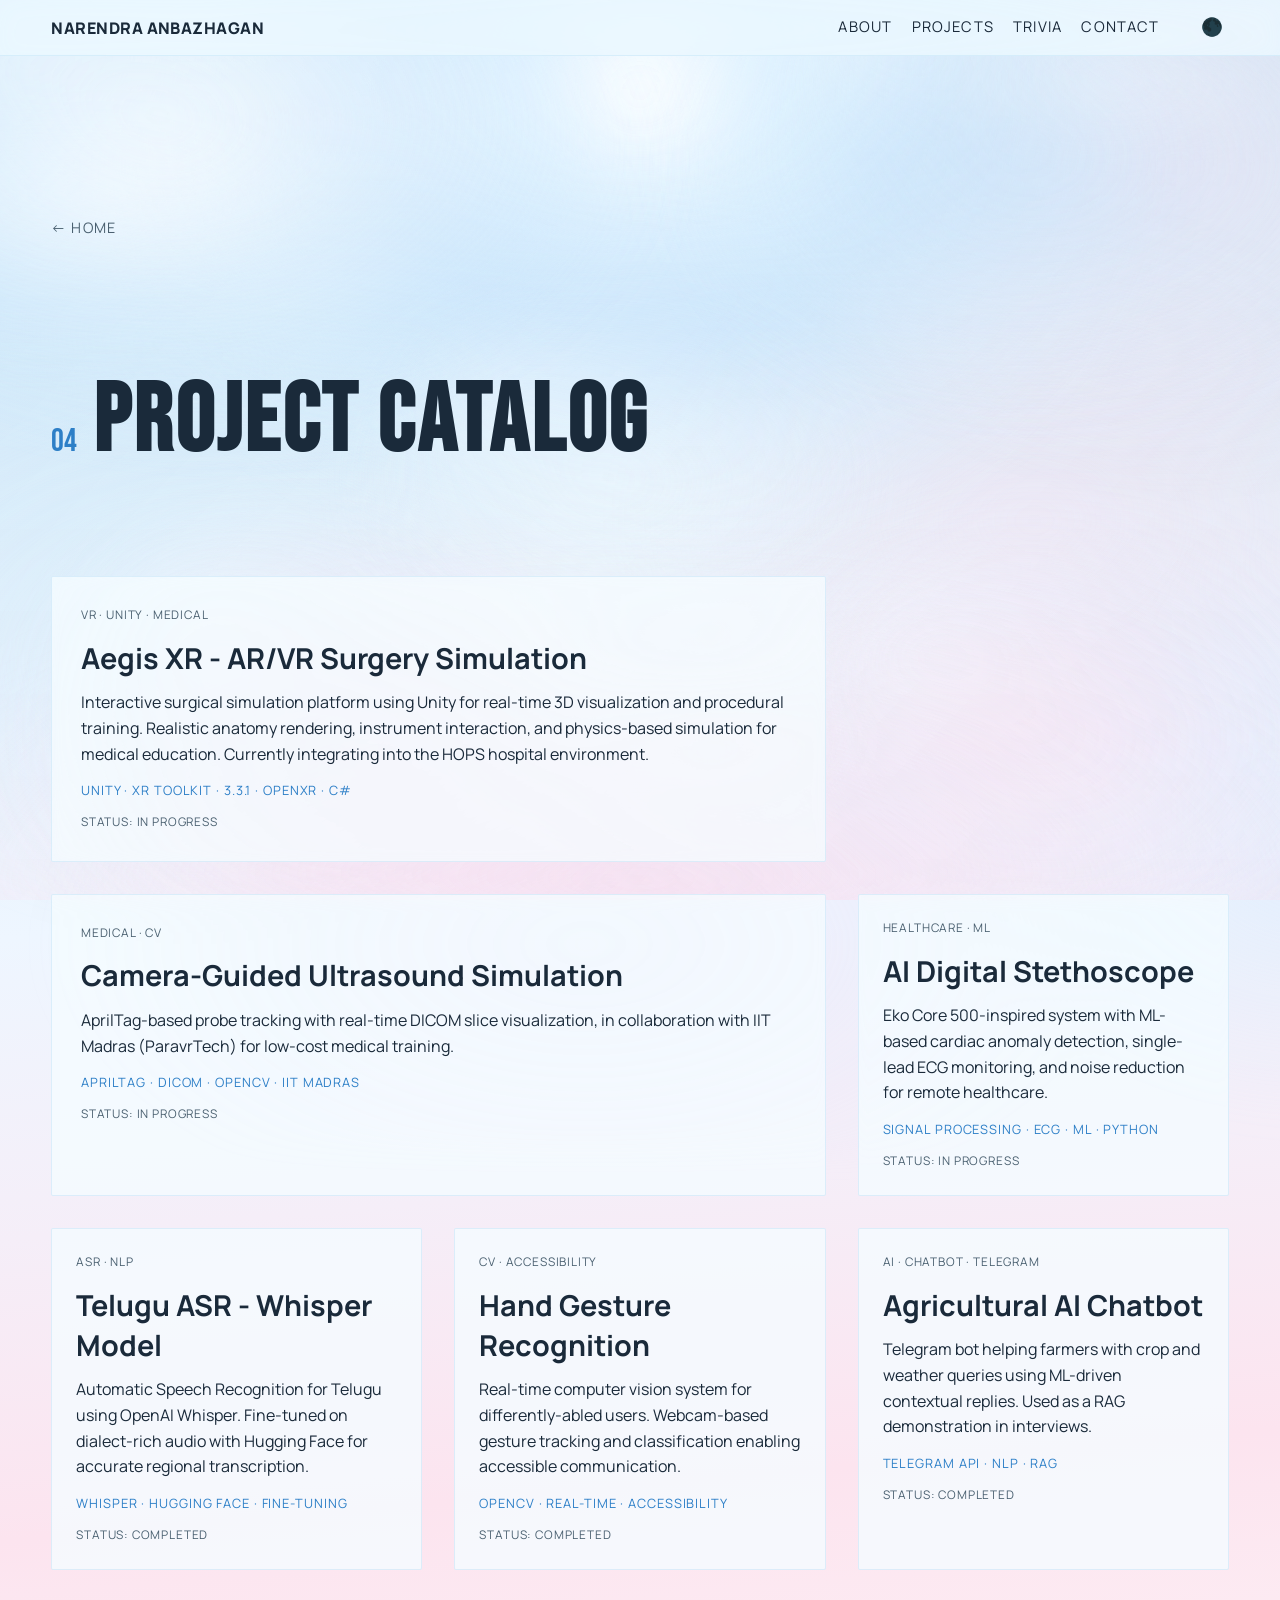
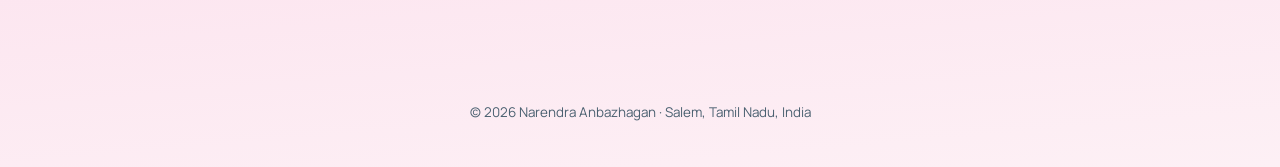
<file: projects.html>
<!DOCTYPE html>
<html lang="en">
  <head>
    <meta charset="UTF-8" />
    <meta name="viewport" content="width=device-width, initial-scale=1.0" />
    <title>Projects | Narendra Anbazhagan</title>
    <meta
      name="description"
      content="Detailed look at AI/ML, VR, and Computer Vision projects by Narendra Anbazhagan."
    />
    <link rel="preconnect" href="https://fonts.googleapis.com" />
    <link rel="preconnect" href="https://fonts.gstatic.com" crossorigin />
    <link
      href="https://fonts.googleapis.com/css2?family=Bebas+Neue&family=Manrope:wght@400;500;600;700;800&display=swap"
      rel="stylesheet"
    />
    <link rel="stylesheet" href="css/styles.css" />
    <style>
      .projects-page {
        padding-top: 10rem;
      }
      .back-link {
        display: inline-flex;
        align-items: center;
        gap: 0.5rem;
        text-decoration: none;
        color: var(--muted);
        font-size: 0.9rem;
        text-transform: uppercase;
        letter-spacing: 0.1em;
        margin-bottom: 2rem;
        transition: color 200ms ease;
      }
      .back-link:hover {
        color: var(--ink);
      }
      .projects-grid {
        display: grid;
        grid-template-columns: repeat(auto-fill, minmax(360px, 1fr));
        gap: 2rem;
        margin-top: 3rem;
      }
      @media (max-width: 700px) {
        .projects-grid {
          grid-template-columns: 1fr;
        }
      }
      /* Custom styles for projects-page headers */
      .projects-page h2 {
        font-size: clamp(3rem, 10vw, 6rem);
        margin-bottom: 3rem;
      }
    </style>
  </head>
  <body>
    <div id="glass-bg" aria-hidden="true">
      <div class="blob b1"></div>
      <div class="blob b2"></div>
      <div class="blob b3"></div>
      <div class="blob b4"></div>
      <div class="blob b5"></div>
    </div>
    <div class="noise" aria-hidden="true"></div>

    <header class="topbar">
      <a class="brand" href="index.html">Narendra Anbazhagan</a>
      <nav class="nav">
        <a href="index.html#about">About</a>
        <a href="projects.html" class="active">Projects</a>
        <a href="index.html#trivia">Trivia</a>
        <a href="index.html#contact">Contact</a>
        <button id="theme-toggle" aria-label="Toggle dark mode" style="background:none; border:none; color:var(--ink); font-size:1.1rem; cursor:pointer; margin-left:1rem;">🌑</button>
      </nav>
    </header>

    <main class="projects-page">
      <a href="index.html" class="back-link">← Home</a>
      
      <section class="reveal">
        <div class="section-heading">
          <p class="index">04</p>
          <h2>PROJECT CATALOG</h2>
        </div>
        
        <div class="projects-grid">
          <article class="project-card featured">
            <p class="tag">VR · Unity · Medical</p>
            <h3>Aegis XR - AR/VR Surgery Simulation</h3>
            <p>
              Interactive surgical simulation platform using Unity for real-time 3D
              visualization and procedural training. Realistic anatomy rendering, instrument
              interaction, and physics-based simulation for medical education. Currently
              integrating into the HOPS hospital environment.
            </p>
            <p class="tech">Unity · XR Toolkit · 3.3.1 · OpenXR · C#</p>
            <p class="meta">Status: In Progress</p>
          </article>

          <article class="project-card featured">
            <p class="tag">Medical · CV</p>
            <h3>Camera-Guided Ultrasound Simulation</h3>
            <p>
              AprilTag-based probe tracking with real-time DICOM slice visualization, in
              collaboration with IIT Madras (ParavrTech) for low-cost medical training.
            </p>
            <p class="tech">AprilTag · DICOM · OpenCV · IIT Madras</p>
            <p class="meta">Status: In Progress</p>
          </article>

          <article class="project-card">
            <p class="tag">Healthcare · ML</p>
            <h3>AI Digital Stethoscope</h3>
            <p>
              Eko Core 500-inspired system with ML-based cardiac anomaly detection,
              single-lead ECG monitoring, and noise reduction for remote healthcare.
            </p>
            <p class="tech">Signal Processing · ECG · ML · Python</p>
            <p class="meta">Status: In Progress</p>
          </article>

          <article class="project-card">
            <p class="tag">ASR · NLP</p>
            <h3>Telugu ASR - Whisper Model</h3>
            <p>
              Automatic Speech Recognition for Telugu using OpenAI Whisper. Fine-tuned on
              dialect-rich audio with Hugging Face for accurate regional transcription.
            </p>
            <p class="tech">Whisper · Hugging Face · Fine-tuning</p>
            <p class="meta">Status: Completed</p>
          </article>

          <article class="project-card">
            <p class="tag">CV · Accessibility</p>
            <h3>Hand Gesture Recognition</h3>
            <p>
              Real-time computer vision system for differently-abled users. Webcam-based
              gesture tracking and classification enabling accessible communication.
            </p>
            <p class="tech">OpenCV · Real-time · Accessibility</p>
            <p class="meta">Status: Completed</p>
          </article>

          <article class="project-card">
            <p class="tag">AI · Chatbot · Telegram</p>
            <h3>Agricultural AI Chatbot</h3>
            <p>
              Telegram bot helping farmers with crop and weather queries using ML-driven
              contextual replies. Used as a RAG demonstration in interviews.
            </p>
            <p class="tech">Telegram API · NLP · RAG</p>
            <p class="meta">Status: Completed</p>
          </article>
        </div>
      </section>
    </main>

    <footer>
      <p>© 2026 Narendra Anbazhagan · Salem, Tamil Nadu, India</p>
    </footer>

    <script src="js/script.js"></script>
  </body>
</html>
</file>
<file: css/styles.css>
:root {
  --bg: #e8f4ff;
  --paper: #f5faff;
  --ink: #1a2a3a;
  --muted: #4a6070;
  --accent: #d9517a;
  --accent-2: #2d7fc7;
  --line: rgba(26, 42, 58, 0.18);
  --shadow: 0 14px 32px rgba(26, 42, 58, 0.10);

  /* Sky palette tokens */
  --sky-top: #c3dff7;
  --sky-mid: #daeeff;
  --sky-low: #f0e8f7;
  --sky-blush: #fddde6;
  --sky-white: #ffffff;
  --glow-blue: rgba(180, 220, 255, 0.55);
  --glow-pink: rgba(255, 195, 220, 0.45);
  --glow-white: rgba(255, 255, 255, 0.80);
}

* {
  box-sizing: border-box;
}

html,
body {
  margin: 0;
  padding: 0;
}

body {
  font-family: "Manrope", sans-serif;
  /* Rich 5-stop dreamy sky gradient */
  background: linear-gradient(175deg,
      #b8d8f0 0%,
      #cce6f8 16%,
      #dff0fb 32%,
      #eef6ff 50%,
      #f5eef8 66%,
      #fce4ef 82%,
      #fdf0f5 100%);
  color: var(--ink);
  min-height: 100vh;
  overflow-x: hidden;
  position: relative;
  isolation: isolate;
}

/* ── Atmospheric sky layers on body pseudo-elements ── */
body::before,
body::after {
  content: "";
  position: fixed;
  inset: -20vmax;
  pointer-events: none;
  z-index: 0;
}

/* Upper-sky atmospheric glow — sun haze top-centre */
body::before {
  background:
    /* Sun-haze orb */
    radial-gradient(ellipse 55vmax 40vmax at 50% 8%, rgba(255, 255, 255, 0.92) 0%, rgba(200, 232, 255, 0.55) 35%, rgba(200, 232, 255, 0) 70%),
    /* Left cool blue drift */
    radial-gradient(ellipse 50vmax 38vmax at 16% 22%, rgba(172, 218, 252, 0.48) 0%, rgba(172, 218, 252, 0) 68%),
    /* Right blush haze */
    radial-gradient(ellipse 46vmax 36vmax at 80% 30%, rgba(252, 210, 228, 0.42) 0%, rgba(252, 210, 228, 0) 70%),
    /* Lower lavender mist */
    radial-gradient(ellipse 60vmax 32vmax at 47% 85%, rgba(230, 220, 248, 0.35) 0%, rgba(230, 220, 248, 0) 72%);
  filter: blur(14px) saturate(105%);
  animation: skyDriftA 70s ease-in-out infinite;
}

/* Lower-sky soft mist layer */
body::after {
  background:
    radial-gradient(ellipse 42vmax 30vmax at 25% 65%, rgba(210, 238, 255, 0.40) 0%, rgba(210, 238, 255, 0) 68%),
    radial-gradient(ellipse 48vmax 34vmax at 72% 55%, rgba(255, 218, 235, 0.36) 0%, rgba(255, 218, 235, 0) 70%),
    radial-gradient(ellipse 38vmax 28vmax at 55% 20%, rgba(255, 255, 255, 0.30) 0%, rgba(255, 255, 255, 0) 72%),
    radial-gradient(ellipse 44vmax 32vmax at 88% 78%, rgba(200, 228, 255, 0.32) 0%, rgba(200, 228, 255, 0) 68%);
  filter: blur(20px) saturate(98%);
  mix-blend-mode: lighten;
  animation: skyDriftB 90s ease-in-out infinite;
}

/* ── Soft atmospheric veil / noise overlay ── */
.noise {
  position: fixed;
  inset: 0;
  pointer-events: none;
  z-index: 2;
  /* Gentle top-to-bottom luminosity veil */
  background: linear-gradient(180deg,
      rgba(255, 255, 255, 0.22) 0%,
      rgba(255, 255, 255, 0.08) 45%,
      rgba(255, 210, 230, 0.10) 100%);
  mix-blend-mode: soft-light;
}

.noise::before,
.noise::after {
  content: "";
  position: absolute;
  pointer-events: none;
}

/* Floating soft-light shimmer streaks */
.noise::before {
  inset: -14% -8%;
  background:
    radial-gradient(ellipse 24vmax 12vmax at 14% 28%, rgba(255, 255, 255, 0.55) 0%, rgba(255, 255, 255, 0) 65%),
    radial-gradient(ellipse 20vmax 10vmax at 82% 18%, rgba(240, 248, 255, 0.48) 0%, rgba(240, 248, 255, 0) 68%),
    radial-gradient(ellipse 16vmax 9vmax at 55% 75%, rgba(255, 230, 240, 0.38) 0%, rgba(255, 230, 240, 0) 70%);
  filter: blur(18px);
  opacity: 0.90;
  mix-blend-mode: screen;
  animation: mistFloat 110s ease-in-out infinite;
}

/* Subtle colour-temperature overlay */
.noise::after {
  inset: 0;
  background:
    linear-gradient(135deg, rgba(180, 220, 255, 0.10) 0%, rgba(255, 255, 255, 0.04) 50%, rgba(255, 200, 220, 0.10) 100%);
  mix-blend-mode: overlay;
}

/* ── Keyframes ── */
@keyframes skyDriftA {
  0% {
    transform: translate3d(-2%, -1%, 0) scale(1.00);
  }

  20% {
    transform: translate3d(0.6%, 0.4%, 0) scale(1.02);
  }

  40% {
    transform: translate3d(1.8%, 0.1%, 0) scale(1.01);
  }

  60% {
    transform: translate3d(0.4%, -0.9%, 0) scale(1.02);
  }

  80% {
    transform: translate3d(-1.2%, 0.6%, 0) scale(1.01);
  }

  100% {
    transform: translate3d(-2%, -1%, 0) scale(1.00);
  }
}

@keyframes skyDriftB {
  0% {
    transform: translate3d(1.6%, -0.6%, 0) scale(1.00);
  }

  25% {
    transform: translate3d(-0.4%, 0.9%, 0) scale(1.01);
  }

  50% {
    transform: translate3d(-2.0%, 0.4%, 0) scale(1.02);
  }

  75% {
    transform: translate3d(-0.9%, -0.7%, 0) scale(1.01);
  }

  100% {
    transform: translate3d(1.6%, -0.6%, 0) scale(1.00);
  }
}

@keyframes mistFloat {
  0% {
    transform: translate3d(0, 0, 0) scale(1.00);
    opacity: 0.86;
  }

  30% {
    transform: translate3d(1.2%, -0.5%, 0) scale(1.01);
    opacity: 0.94;
  }

  60% {
    transform: translate3d(-0.8%, 0.8%, 0) scale(1.01);
    opacity: 0.90;
  }

  100% {
    transform: translate3d(0, 0, 0) scale(1.00);
    opacity: 0.86;
  }
}

.topbar {
  position: sticky;
  top: 0;
  z-index: 20;
  display: flex;
  justify-content: space-between;
  align-items: center;
  padding: 1rem 4vw;
  border-bottom: 1px solid rgba(18, 18, 18, 0.18);
  background: rgba(235, 248, 255, 0.82);
  backdrop-filter: blur(10px);
  -webkit-backdrop-filter: blur(10px);
  border-bottom: 1px solid rgba(160, 210, 240, 0.28);
}

.brand {
  text-decoration: none;
  color: var(--ink);
  font-weight: 800;
  letter-spacing: 0.03em;
  text-transform: uppercase;
}

.nav {
  display: flex;
  gap: 1.2rem;
}

.nav a {
  color: var(--ink);
  text-decoration: none;
  font-size: 0.92rem;
  text-transform: uppercase;
  letter-spacing: 0.08em;
  position: relative;
}

.nav a::after {
  content: "";
  position: absolute;
  left: 0;
  bottom: -4px;
  width: 100%;
  height: 1px;
  background: var(--ink);
  transform: scaleX(0);
  transform-origin: right;
  transition: transform 220ms ease;
}

.nav a:hover::after {
  transform: scaleX(1);
  transform-origin: left;
}

main {
  width: min(1200px, 92vw);
  margin: 0 auto;
  position: relative;
  z-index: 4;
}

section {
  padding: 6rem 0;
}

.hero {
  min-height: 86vh;
  display: grid;
  align-content: center;
  gap: 1.2rem;
  position: relative;
}

.kicker {
  text-transform: uppercase;
  letter-spacing: 0.18em;
  font-size: 0.8rem;
  margin: 0;
  color: var(--muted);
}

.hero-marquee {
  overflow: hidden;
  border-top: 1px solid rgba(130, 195, 235, 0.38);
  border-bottom: 1px solid rgba(130, 195, 235, 0.38);
  background: rgba(240, 250, 255, 0.42);
  width: min(100%, 780px);
  mask-image: linear-gradient(to right, transparent, #000 8%, #000 92%, transparent);
  -webkit-mask-image: linear-gradient(to right, transparent, #000 8%, #000 92%, transparent);
}

.hero-marquee-track {
  display: flex;
  align-items: center;
  gap: 1.2rem;
  min-width: max-content;
  padding: 0.5rem 0;
  animation: heroMarquee 22s linear infinite;
}

.hero-marquee-track span {
  text-transform: uppercase;
  letter-spacing: 0.12em;
  font-size: 0.73rem;
  color: #3d5f79;
  white-space: nowrap;
}

.hero-marquee-track span::after {
  content: "•";
  margin-left: 1.2rem;
  color: rgba(61, 95, 121, 0.45);
}

.hero h1 {
  font-family: "Bebas Neue", sans-serif;
  font-size: clamp(3rem, 10vw, 9rem);
  line-height: 0.93;
  margin: 0;
  letter-spacing: 0.02em;
}

.hero h1 span {
  display: block;
}

.hero h1.hero-split>span {
  white-space: nowrap;
}

.hero h1 .letter {
  display: inline-block;
  opacity: 0;
  transform: translateY(0.75em) rotate(4deg);
  filter: blur(5px);
}

.hero h1.hero-animate .letter {
  animation: letterRiseIn 700ms cubic-bezier(0.19, 1, 0.22, 1) forwards;
  animation-delay: calc(var(--char-index) * 32ms);
}

.hero h1 .stroke {
  color: transparent;
  -webkit-text-stroke: 2px var(--ink);
}

.hero h1 .accent {
  color: var(--accent);
}

.hero-dynamic {
  margin: 0;
  font-size: clamp(1rem, 2.2vw, 1.35rem);
  color: var(--muted);
  letter-spacing: 0.02em;
}

.typewriter-text {
  position: relative;
  color: var(--accent-2);
  font-weight: 800;
}

.typewriter-text::after {
  content: "";
  display: inline-block;
  width: 0.11em;
  height: 0.95em;
  background: currentColor;
  margin-left: 0.08em;
  vertical-align: -0.06em;
  animation: caretBlink 900ms steps(1) infinite;
}

.hero-meta {
  display: grid;
  grid-template-columns: 1fr auto;
  gap: 1rem;
  align-items: end;
}

.hero-meta p {
  margin: 0;
  max-width: 60ch;
  color: var(--muted);
}

.cta-row {
  display: flex;
  gap: 0.75rem;
  flex-wrap: wrap;
}

.btn {
  text-decoration: none;
  padding: 0.8rem 1.15rem;
  text-transform: uppercase;
  letter-spacing: 0.08em;
  font-size: 0.78rem;
  border: 1px solid var(--line);
  transition: transform 180ms ease, box-shadow 180ms ease, background 180ms ease;
}

.btn:hover {
  transform: translateY(-2px);
  box-shadow: var(--shadow);
}

.btn.primary {
  background: var(--ink);
  color: #fff;
}

.btn.ghost {
  background: transparent;
  color: var(--ink);
}

.ticker {
  border-top: 1px solid rgba(160, 210, 240, 0.40);
  border-bottom: 1px solid rgba(160, 210, 240, 0.40);
  padding: 0.8rem 0;
  overflow: hidden;
}

.ticker-track {
  display: flex;
  gap: 2rem;
  white-space: nowrap;
  animation: ticker 26s linear infinite;
  text-transform: uppercase;
  letter-spacing: 0.12em;
  font-size: 0.82rem;
}

@keyframes ticker {
  from {
    transform: translateX(0);
  }

  to {
    transform: translateX(-50%);
  }
}

@keyframes heroMarquee {
  from {
    transform: translateX(0);
  }

  to {
    transform: translateX(-50%);
  }
}

@keyframes caretBlink {

  0%,
  49% {
    opacity: 1;
  }

  50%,
  100% {
    opacity: 0;
  }
}

@keyframes letterRiseIn {
  from {
    opacity: 0;
    transform: translateY(0.75em) rotate(4deg);
    filter: blur(5px);
  }

  to {
    opacity: 1;
    transform: translateY(0) rotate(0deg);
    filter: blur(0);
  }
}

@keyframes accentShift {
  from {
    background-position: 0% 50%;
  }

  to {
    background-position: 200% 50%;
  }
}

.section-heading {
  display: flex;
  align-items: baseline;
  gap: 1rem;
  margin-bottom: 1.8rem;
}

.index {
  margin: 0;
  font-family: "Bebas Neue", sans-serif;
  font-size: 2rem;
  color: var(--accent-2);
}

h2 {
  margin: 0;
  font-family: "Bebas Neue", sans-serif;
  font-size: clamp(2rem, 5vw, 4.2rem);
  letter-spacing: 0.03em;
  text-transform: uppercase;
}

h3 {
  margin: 0;
  font-size: clamp(1.2rem, 3vw, 1.8rem);
}

.about-grid {
  display: grid;
  grid-template-columns: 1.3fr 1fr;
  gap: 2rem;
}

.about-grid p {
  margin: 0;
  color: var(--muted);
  font-size: 1.05rem;
  line-height: 1.7;
}

.about-content {
  display: grid;
  gap: 2rem;
}

.about-bio {
  max-width: 85ch;
  margin: 0;
  color: var(--muted);
  font-size: 1.05rem;
  line-height: 1.7;
}

.skills-section h3 {
  margin-bottom: 1.2rem;
  font-size: 1.3rem;
}

.skill-categories {
  display: grid;
  grid-template-columns: repeat(auto-fit, minmax(280px, 1fr));
  gap: 1rem;
}

.skill-group {
  background: rgba(245, 252, 255, 0.82);
  border: 1px solid rgba(160, 210, 240, 0.30);
  backdrop-filter: blur(6px);
  -webkit-backdrop-filter: blur(6px);
  padding: 0.95rem;
  transition: transform 200ms ease, box-shadow 200ms ease;
}

.skill-group:hover {
  transform: translateY(-3px);
  box-shadow: 0 6px 18px rgba(18, 18, 18, 0.08);
}

.skill-label {
  margin: 0 0 0.5rem 0;
  font-weight: 600;
  font-size: 0.95rem;
}

.skill-group p {
  margin: 0;
  color: var(--muted);
  font-size: 0.9rem;
  line-height: 1.5;
}

.projects {
  display: grid;
  grid-template-columns: repeat(2, 1fr);
  gap: 1.5rem;
  align-items: start;
}

.projects .section-heading {
  grid-column: 1 / -1;
  margin-bottom: 0.5rem;
}

.project-card {
  background: rgba(245, 252, 255, 0.82);
  border: 1px solid rgba(160, 210, 240, 0.30);
  backdrop-filter: blur(6px);
  -webkit-backdrop-filter: blur(6px);
  padding: 1.5rem;
  min-height: 240px;
  display: grid;
  align-content: start;
  gap: 0.8rem;
  transition: transform 200ms ease, box-shadow 200ms ease;
  border-radius: 2px;
}

.project-card.featured {
  grid-column: span 2;
  min-height: auto;
  padding: 1.8rem;
}

.project-card:hover {
  transform: translateY(-6px) rotate(-0.4deg);
  box-shadow: var(--shadow);
}

.tag,
.meta,
.tech {
  margin: 0;
  text-transform: uppercase;
  letter-spacing: 0.07em;
  font-size: 0.74rem;
  color: var(--muted);
}

.tech {
  font-size: 0.8rem;
  margin-top: 0.5rem;
  color: var(--accent-2);
}

.project-card p {
  margin: 0;
  line-height: 1.6;
}

.recognition {
  border-top: 1px solid rgba(160, 210, 240, 0.35);
}

.recognition-grid {
  display: grid;
  grid-template-columns: repeat(2, 1fr);
  gap: 2rem;
  align-items: start;
}

.recognition-card {
  background: rgba(245, 252, 255, 0.82);
  border: 1px solid rgba(160, 210, 240, 0.30);
  backdrop-filter: blur(6px);
  -webkit-backdrop-filter: blur(6px);
  padding: 1.8rem;
  transition: transform 200ms ease, box-shadow 200ms ease;
}

.recognition-card:hover {
  transform: translateY(-4px);
  box-shadow: 0 8px 24px rgba(100, 170, 220, 0.14);
}

.recognition-card h3 {
  margin: 0 0 1.2rem 0;
  font-size: 1.2rem;
  font-weight: 600;
}

.recognition-card ul {
  margin: 0;
  padding-left: 1.3rem;
  display: grid;
  gap: 0.8rem;
  color: var(--muted);
  font-size: 0.95rem;
  line-height: 1.7;
}

.recognition-card li {
  margin: 0;
}

.experience-item {
  margin-bottom: 1.8rem;
  padding-bottom: 1.8rem;
  border-bottom: 1px solid var(--line);
}

.experience-item:last-child {
  margin-bottom: 0;
  padding-bottom: 0;
  border-bottom: none;
}

.exp-title {
  margin: 0;
  font-weight: 700;
  font-size: 0.98rem;
  color: var(--ink);
}

.exp-role {
  margin: 0.3rem 0 0.6rem 0;
  color: var(--accent-2);
  text-transform: uppercase;
  letter-spacing: 0.06em;
  font-size: 0.78rem;
  font-weight: 600;
}

.experience-item p:last-child {
  margin: 0;
  color: var(--muted);
  font-size: 0.95rem;
  line-height: 1.7;
}

.contact {
  text-align: center;
  border-top: 1px solid rgba(160, 210, 240, 0.35);
}

.contact h2 {
  margin-bottom: 0.8rem;
}

.contact p {
  max-width: 70ch;
  margin: 0 auto;
  color: var(--muted);
}

.contact-links {
  margin-top: 1.5rem;
  display: flex;
  justify-content: center;
  gap: 1rem;
  flex-wrap: wrap;
}

.contact-links a {
  color: var(--ink);
  text-decoration: none;
  border-bottom: 1px solid rgba(130, 195, 235, 0.50);
}

footer {
  padding: 1.5rem 4vw 2rem;
  text-align: center;
  font-size: 0.84rem;
  color: var(--muted);
}

.reveal {
  opacity: 0;
  transform: translateY(26px);
  transition: opacity 640ms ease, transform 640ms ease;
}

.reveal.in-view {
  opacity: 1;
  transform: translateY(0);
}

@media (max-width: 900px) {
  section {
    padding: 4.5rem 0;
  }

  .hero {
    min-height: 72vh;
  }

  .hero-meta,
  .about-content,
  .skill-categories,
  .recognition-grid {
    grid-template-columns: 1fr;
  }

  .projects {
    grid-template-columns: 1fr;
  }

  .project-card.featured {
    grid-column: 1;
  }

  .topbar {
    gap: 1rem;
    flex-wrap: wrap;
  }

  .nav {
    gap: 0.8rem;
    flex-wrap: wrap;
  }

  .hero h1 {
    font-size: clamp(3rem, 18vw, 6rem);
  }

  .hero h1.hero-split>span {
    white-space: normal;
  }

  .hero-marquee {
    width: 100%;
  }

  .hero-marquee-track {
    gap: 1rem;
  }

  .hero-marquee-track span {
    font-size: 0.68rem;
    letter-spacing: 0.1em;
  }

  .hero-dynamic {
    font-size: 1rem;
  }
}

.hero-image {
  position: absolute;
  right: 4%;
  /* Slightly left */
  top: 42%;
  /* Adjusted to align with AI/ML, INNOVATION, MEETS */
  transform: translateY(-50%);
  width: clamp(260px, 28vw, 380px);
  aspect-ratio: 1;
  /* Approximately square like the red box */
  object-fit: cover;
  border-radius: 12px;
  box-shadow: var(--shadow);
  z-index: 0;
}

@media (max-width: 900px) {
  .hero-image {
    position: relative;
    right: auto;
    top: auto;
    transform: none;
    width: 100%;
    max-width: 300px;
    margin-top: 2rem;
    align-self: center;
  }
}

@media (prefers-reduced-motion: reduce) {

  body::before,
  body::after,
  .noise::before,
  .ticker-track,
  .hero-marquee-track,
  .hero h1.hero-animate .letter,
  .hero h1 .accent,
  .reveal,
  .btn,
  .project-card,
  .nav a::after {
    animation: none !important;
    transition: none !important;
  }

  body::before,
  body::after,
  .noise::before {
    filter: blur(12px) saturate(100%), blur(18px) saturate(95%), blur(16px);
  }

  .reveal {
    opacity: 1;
    transform: none;
  }

  .typewriter-text::after {
    animation: none !important;
  }

  .hero h1 .letter,
  .hero h1.hero-animate .letter {
    opacity: 1 !important;
    transform: none !important;
    filter: none !important;
    animation: none !important;
  }

  .hero h1 .accent {
    color: var(--accent) !important;
    background: none !important;
  }
}

/* ════════════════════════════════════════════════
   Dreamy Sky — Animated Cloud / Mist Background
   ════════════════════════════════════════════════ */
#glass-bg {
  position: fixed;
  inset: 0;
  z-index: 1;
  pointer-events: none;
  overflow: hidden;
}

/* ── Sun-haze glow orb at top of sky ── */
#glass-bg::before {
  content: "";
  position: absolute;
  top: -18%;
  left: 50%;
  transform: translateX(-50%);
  width: 80vmax;
  height: 55vmax;
  border-radius: 50%;
  background: radial-gradient(ellipse at 50% 36%,
      rgba(255, 255, 255, 1.00) 0%,
      rgba(220, 240, 255, 0.80) 18%,
      rgba(190, 222, 252, 0.50) 38%,
      rgba(210, 235, 255, 0.18) 60%,
      rgba(210, 235, 255, 0.00) 78%);
  filter: blur(28px);
  animation: glowOrb 16s ease-in-out infinite alternate;
}

/* ── Horizon warmth blush band ── */
#glass-bg::after {
  content: "";
  position: absolute;
  bottom: -5%;
  left: -10%;
  right: -10%;
  height: 42%;
  background: radial-gradient(ellipse at 50% 90%,
      rgba(255, 210, 228, 0.45) 0%,
      rgba(255, 232, 242, 0.22) 45%,
      rgba(255, 232, 242, 0.00) 75%);
  filter: blur(32px);
  animation: horizonHaze 20s ease-in-out infinite alternate;
}

/* ── Shared blob rules ── */
.blob {
  position: absolute;
  border-radius: 50%;
  will-change: transform, border-radius, opacity;
}

/* Cloud 1 — large billowy white cloud, top-left */
.blob.b1 {
  width: 64vmax;
  height: 38vmax;
  top: -8%;
  left: -14%;
  background: radial-gradient(ellipse at 42% 40%,
      rgba(255, 255, 255, 0.98) 0%,
      rgba(240, 248, 255, 0.75) 30%,
      rgba(210, 236, 255, 0.35) 58%,
      rgba(210, 236, 255, 0.00) 78%);
  filter: blur(38px);
  opacity: 0.75;
  animation: cloudDrift1 42s ease-in-out infinite alternate;
}

/* Cloud 2 — blush-pink mist cloud, bottom-left */
.blob.b2 {
  width: 52vmax;
  height: 36vmax;
  bottom: -6%;
  left: 2%;
  background: radial-gradient(ellipse at 50% 52%,
      rgba(255, 205, 230, 0.62) 0%,
      rgba(255, 224, 240, 0.38) 45%,
      rgba(255, 224, 240, 0.00) 72%);
  filter: blur(44px);
  opacity: 0.60;
  animation: cloudDrift2 50s ease-in-out infinite alternate;
}

/* Cloud 3 — ice-blue cloud, top-right */
.blob.b3 {
  width: 58vmax;
  height: 40vmax;
  top: -10%;
  right: -12%;
  background: radial-gradient(ellipse at 46% 48%,
      rgba(190, 228, 255, 0.65) 0%,
      rgba(218, 242, 255, 0.38) 46%,
      rgba(218, 242, 255, 0.00) 72%);
  filter: blur(40px);
  opacity: 0.65;
  animation: cloudDrift3 56s ease-in-out infinite alternate;
}

/* Cloud 4 — soft white mist, mid-centre */
.blob.b4 {
  width: 40vmax;
  height: 26vmax;
  top: 35%;
  left: 28%;
  background: radial-gradient(ellipse at 50% 50%,
      rgba(255, 255, 255, 0.70) 0%,
      rgba(240, 248, 255, 0.38) 50%,
      rgba(240, 248, 255, 0.00) 75%);
  filter: blur(36px);
  opacity: 0.55;
  animation: cloudDrift4 62s ease-in-out infinite alternate;
}

/* Cloud 5 — blush mist, bottom-right */
.blob.b5 {
  width: 50vmax;
  height: 34vmax;
  bottom: -8%;
  right: -8%;
  background: radial-gradient(ellipse at 48% 46%,
      rgba(255, 215, 235, 0.55) 0%,
      rgba(220, 235, 255, 0.32) 48%,
      rgba(220, 235, 255, 0.00) 72%);
  filter: blur(46px);
  opacity: 0.58;
  animation: cloudDrift5 46s ease-in-out infinite alternate;
}

/* Soft edge-highlight sheen on each cloud blob */
.blob::after {
  content: "";
  position: absolute;
  inset: 6% 14% 58% 14%;
  background: linear-gradient(130deg,
      rgba(255, 255, 255, 0.72) 0%,
      rgba(255, 255, 255, 0.00) 55%);
  border-radius: inherit;
  filter: blur(10px);
  pointer-events: none;
}

/* ── Cloud keyframes — slow, dreamy, seamlessly looping ── */
@keyframes glowOrb {
  0% {
    opacity: 0.88;
    transform: translateX(-50%) scale(1.00);
    filter: blur(28px);
  }

  50% {
    opacity: 1.00;
    transform: translateX(-50%) scale(1.04);
    filter: blur(22px);
  }

  100% {
    opacity: 0.92;
    transform: translateX(-50%) scale(1.02);
    filter: blur(30px);
  }
}

@keyframes horizonHaze {
  0% {
    opacity: 0.80;
    transform: scaleX(1.00) translateY(0%);
  }

  100% {
    opacity: 1.00;
    transform: scaleX(1.04) translateY(-1%);
  }
}

@keyframes cloudDrift1 {
  0% {
    transform: translate(0%, 0%) scale(1.00);
    border-radius: 62% 38% 55% 45% / 52% 58% 42% 48%;
  }

  25% {
    transform: translate(2%, 1%) scale(1.03);
    border-radius: 48% 52% 42% 58% / 58% 42% 55% 45%;
  }

  50% {
    transform: translate(4%, 2%) scale(1.05);
    border-radius: 55% 45% 60% 40% / 46% 54% 48% 52%;
  }

  75% {
    transform: translate(2%, -1%) scale(1.02);
    border-radius: 44% 56% 48% 52% / 54% 46% 58% 42%;
  }

  100% {
    transform: translate(5%, 1%) scale(1.04);
    border-radius: 58% 42% 52% 48% / 50% 55% 45% 50%;
  }
}

@keyframes cloudDrift2 {
  0% {
    transform: translate(0%, 0%) scale(1.00);
    border-radius: 55% 45% 60% 40% / 45% 60% 40% 55%;
  }

  33% {
    transform: translate(-3%, -2%) scale(1.04);
    border-radius: 42% 58% 46% 54% / 55% 45% 58% 42%;
  }

  66% {
    transform: translate(2%, -3%) scale(1.06);
    border-radius: 60% 40% 52% 48% / 42% 58% 46% 54%;
  }

  100% {
    transform: translate(-2%, 2%) scale(0.98);
    border-radius: 50% 50% 55% 45% / 60% 40% 50% 50%;
  }
}

@keyframes cloudDrift3 {
  0% {
    transform: translate(0%, 0%) scale(1.00);
    border-radius: 52% 48% 42% 58% / 60% 40% 56% 44%;
  }

  33% {
    transform: translate(-2%, 3%) scale(1.05);
    border-radius: 60% 40% 56% 44% / 44% 56% 42% 58%;
  }

  66% {
    transform: translate(3%, 1%) scale(0.97);
    border-radius: 46% 54% 60% 40% / 52% 48% 55% 45%;
  }

  100% {
    transform: translate(-4%, -2%) scale(1.04);
    border-radius: 56% 44% 46% 54% / 42% 60% 50% 50%;
  }
}

@keyframes cloudDrift4 {
  0% {
    transform: translate(0%, 0%) scale(1.00);
    border-radius: 60% 40% 52% 48% / 50% 58% 42% 50%;
  }

  50% {
    transform: translate(-4%, -3%) scale(1.08);
    border-radius: 46% 54% 60% 40% / 60% 40% 54% 46%;
  }

  100% {
    transform: translate(3%, 4%) scale(0.96);
    border-radius: 54% 46% 42% 58% / 44% 56% 50% 50%;
  }
}

@keyframes cloudDrift5 {
  0% {
    transform: translate(0%, 0%) scale(1.00);
    border-radius: 46% 54% 55% 45% / 54% 46% 46% 54%;
  }

  40% {
    transform: translate(-2%, -4%) scale(1.06);
    border-radius: 60% 40% 46% 54% / 42% 58% 55% 45%;
  }

  100% {
    transform: translate(4%, 2%) scale(0.97);
    border-radius: 50% 50% 60% 40% / 56% 44% 42% 58%;
  }
}

@media (prefers-reduced-motion: reduce) {

  .blob,
  #glass-bg::before,
  #glass-bg::after {
    animation: none !important;
  }

  body::before,
  body::after,
  .noise::before {
    animation: none !important;
  }
}

/* Dark Mode Overrides */
[data-theme="dark"] {
  --bg: #0d1218;
  --paper: #161e27;
  --ink: #e0e6ed;
  --muted: #8b99a6;
  --accent: #d9517a;
  --accent-2: #4ba2f2;
  --line: rgba(255, 255, 255, 0.12);
  --shadow: 0 14px 32px rgba(0, 0, 0, 0.5);

  --sky-top: #0a0f14;
  --sky-mid: #0d131a;
  --sky-low: #131a24;
  --sky-blush: #1c1822;
  --sky-white: #171e26;
  --glow-blue: rgba(45, 127, 199, 0.15);
  --glow-pink: rgba(217, 81, 122, 0.12);
  --glow-white: rgba(255, 255, 255, 0.05);
}

[data-theme="dark"] body {
  background: linear-gradient(175deg,
      #0d141f 0%,
      #101826 16%,
      #131e30 32%,
      #152033 50%,
      #181c2e 66%,
      #211522 82%,
      #1d1520 100%);
  color: var(--ink);
}

[data-theme="dark"] body::before,
[data-theme="dark"] body::after {
  opacity: 0.15;
}

[data-theme="dark"] .topbar {
  background: rgba(15, 20, 26, 0.82);
  border-bottom: 1px solid rgba(255, 255, 255, 0.08);
}

[data-theme="dark"] .brand {
  color: #fff;
}

[data-theme="dark"] .nav a {
  color: var(--ink);
}

[data-theme="dark"] .nav a::after {
  background: var(--ink);
}

[data-theme="dark"] .hero h1 .stroke {
  color: transparent;
  -webkit-text-stroke: 2px var(--ink);
}

[data-theme="dark"] .hero-marquee {
  background: rgba(22, 29, 38, 0.42);
  border-top: 1px solid rgba(255, 255, 255, 0.08);
  border-bottom: 1px solid rgba(255, 255, 255, 0.08);
}

[data-theme="dark"] .ticker {
  border-top: 1px solid rgba(255, 255, 255, 0.08);
  border-bottom: 1px solid rgba(255, 255, 255, 0.08);
}

[data-theme="dark"] .skill-group,
[data-theme="dark"] .project-card,
[data-theme="dark"] .recognition-card {
  background: rgba(22, 29, 38, 0.85);
  border: 1px solid rgba(255, 255, 255, 0.08);
  box-shadow: 0 4px 16px rgba(0, 0, 0, 0.2);
}

[data-theme="dark"] .contact-links a {
  border-bottom: 1px solid rgba(255, 255, 255, 0.2);
}

[data-theme="dark"] .btn.primary {
  color: var(--bg);
}

[data-theme="dark"] .hero-marquee-track span {
  color: #a0c0d8;
}

[data-theme="dark"] .hero-marquee-track span::after {
  color: rgba(160, 192, 216, 0.45);
}

.project-cta-container {
  display: flex;
  justify-content: center;
  width: 100%;
  margin-top: 4rem;
}

/* ──────────────── Trivia Section ──────────────── */
.trivia-container {
  display: grid;
  justify-items: center;
  gap: 1.5rem;
  max-width: 600px;
  margin: 0 auto;
  text-align: center;
  padding: 0 1rem;
}

.trivia-subtitle {
  color: var(--muted);
  font-size: 0.95rem;
  max-width: 45ch;
  margin-bottom: 2rem;
}

.scratch-card {
  width: 100%;
  min-height: 200px;
  position: relative;
  background: rgba(255, 255, 255, 0.3);
  border: 1px solid rgba(160, 210, 240, 0.4);
  border-radius: 12px;
  overflow: hidden;
  display: grid;
  place-items: center;
  cursor: pointer;
  box-shadow: 0 4px 20px rgba(100, 150, 200, 0.08);
  margin-bottom: 1.5rem;
}

.scratch-content {
  padding: 2.2rem;
  font-size: 1.15rem;
  font-weight: 500;
  color: var(--ink);
  line-height: 1.6;
  opacity: 0;
  transform: scale(0.95);
  transition: opacity 400ms ease, transform 400ms ease;
  user-select: none;
}

.scratch-card.revealed .scratch-content {
  opacity: 1;
  transform: scale(1);
}

.scratch-mask-container {
  position: absolute;
  inset: 0;
  z-index: 2;
  display: grid;
  place-items: center;
  pointer-events: auto;
  transition: opacity 600ms ease;
}

#scratch-canvas {
  position: absolute;
  inset: 0;
  width: 100% !important;
  height: 100% !important;
  cursor: crosshair;
}

.scratch-text {
  position: relative;
  z-index: 3;
  pointer-events: none;
  font-family: "Bebas Neue", sans-serif;
  letter-spacing: 0.12em;
  font-size: 1.8rem;
  color: rgba(255, 255, 255, 0.85);
  text-shadow: 0 0 15px rgba(255, 255, 255, 0.4);
  user-select: none;
  animation: pulseGhost 1.8s ease-in-out infinite;
  transition: opacity 300ms ease;
}

[data-theme="dark"] .scratch-text {
  color: #fff;
  text-shadow: 0 0 12px rgba(255, 255, 255, 0.4);
}

.scratch-card.revealed .scratch-mask-container {
  opacity: 0;
  pointer-events: none;
  transition: opacity 1.2s cubic-bezier(0.4, 0, 0.2, 1);
}

[data-theme="dark"] .scratch-card {
  background: rgba(26, 42, 58, 0.3);
  border-color: rgba(160, 210, 240, 0.2);
}

@keyframes pulseGhost {

  0%,
  100% {
    opacity: 0.55;
    transform: scale(1);
  }

  50% {
    opacity: 1;
    transform: scale(1.04);
  }
}

@media (max-width: 600px) {
  .scratch-card {
    min-height: 180px;
  }

  .scratch-content {
    font-size: 1rem;
    padding: 1.5rem;
  }
}
</file>
